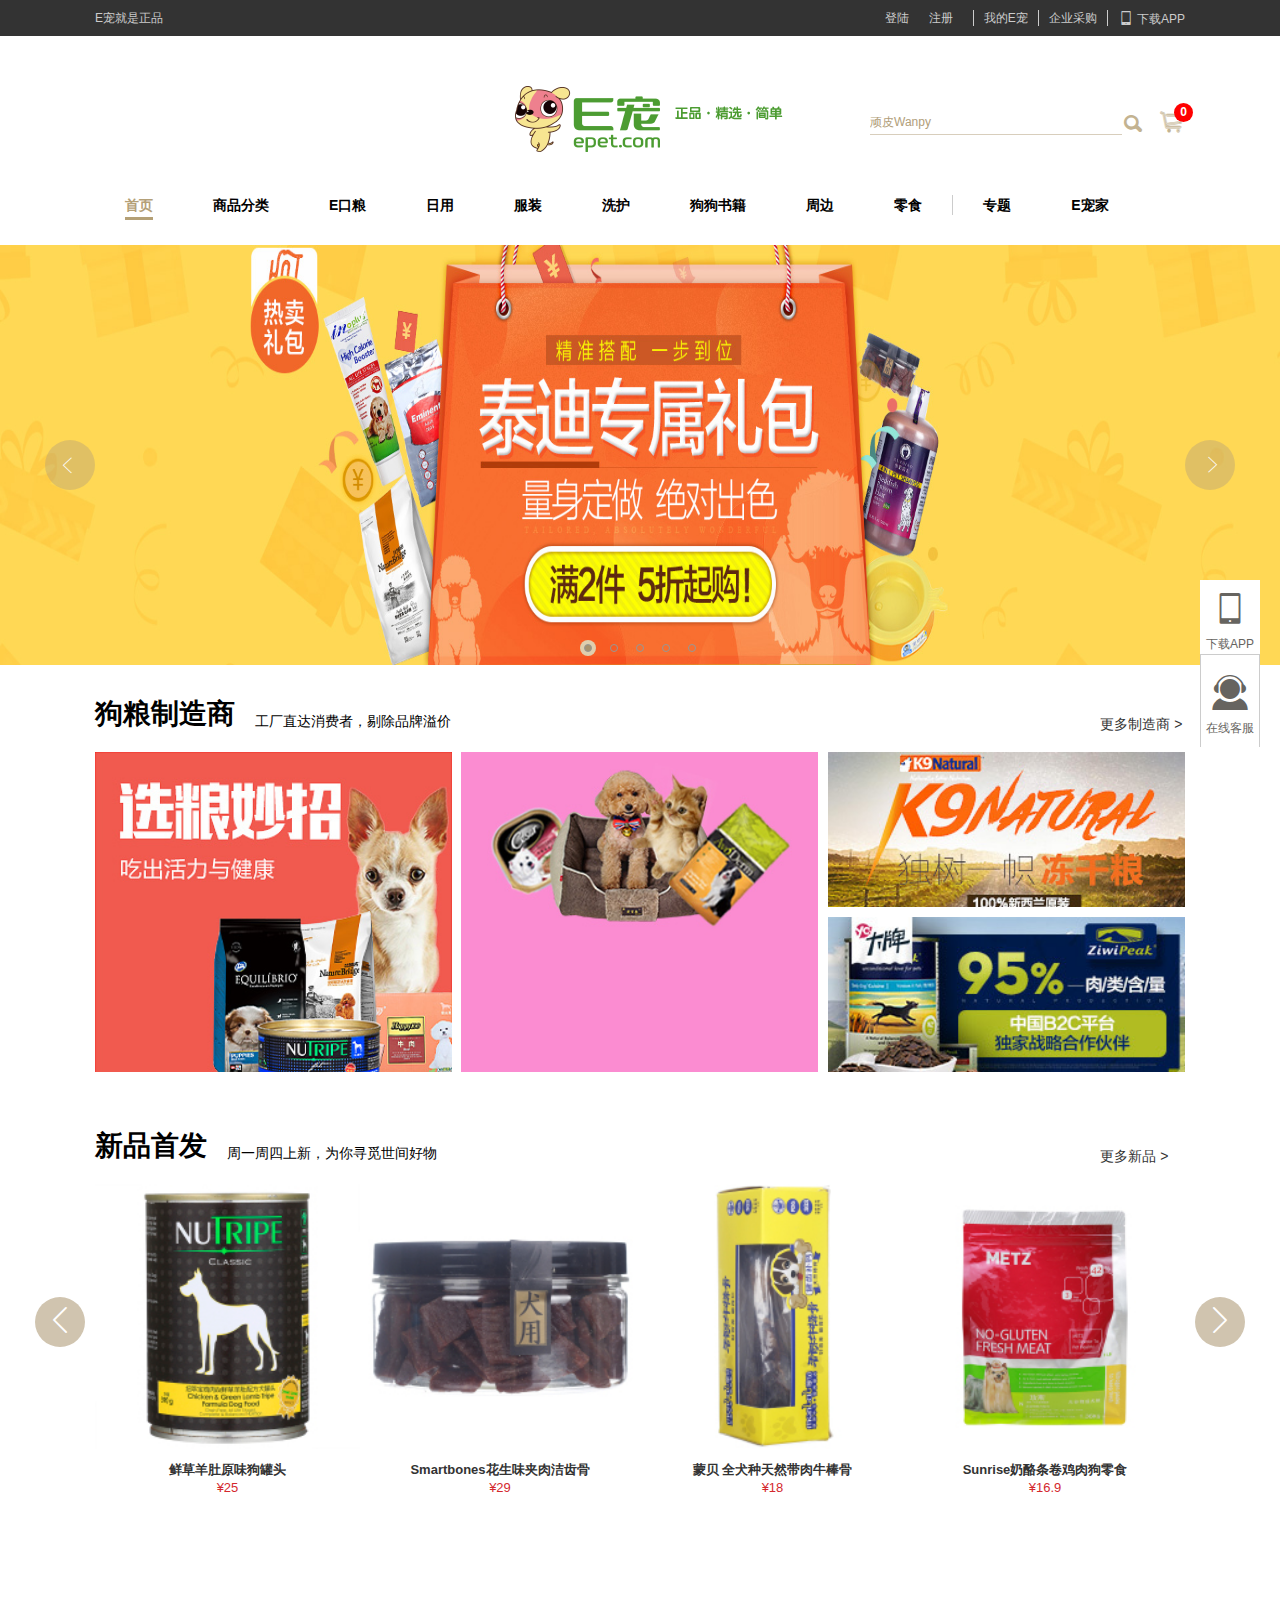
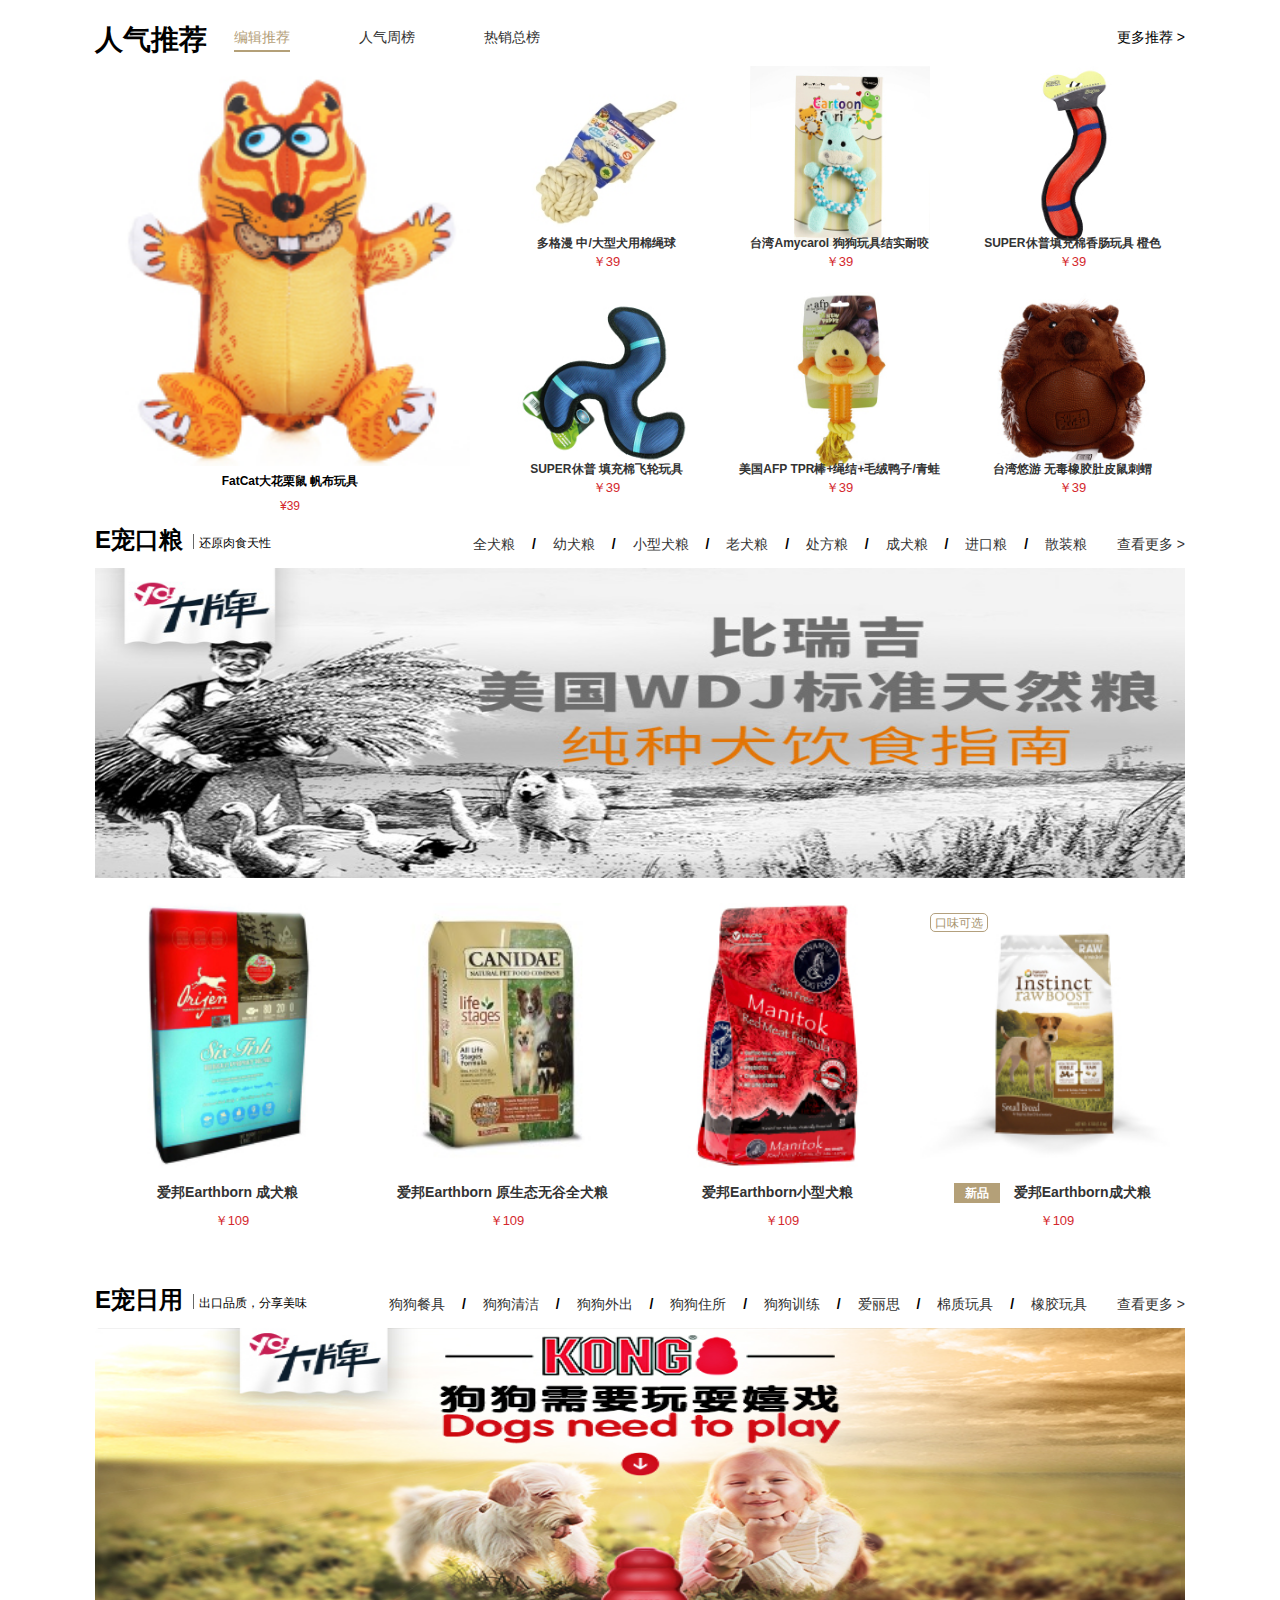
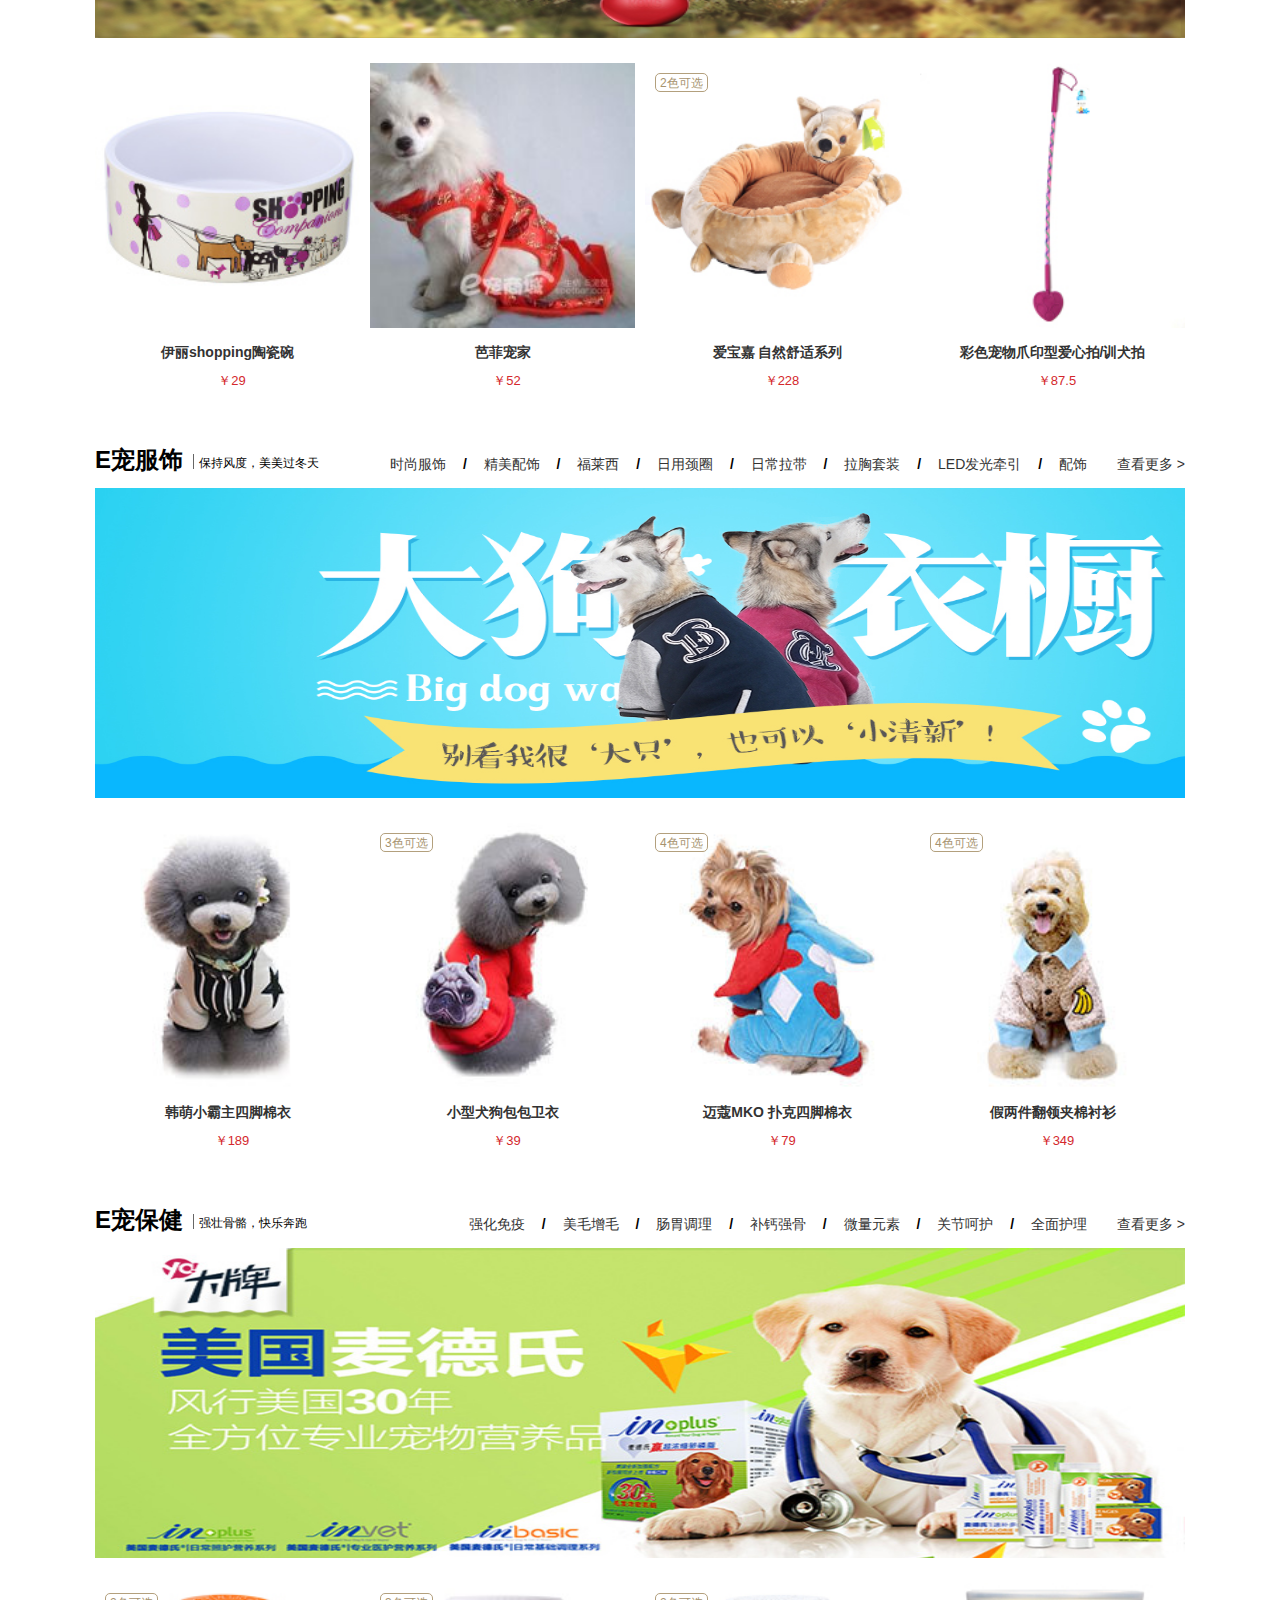
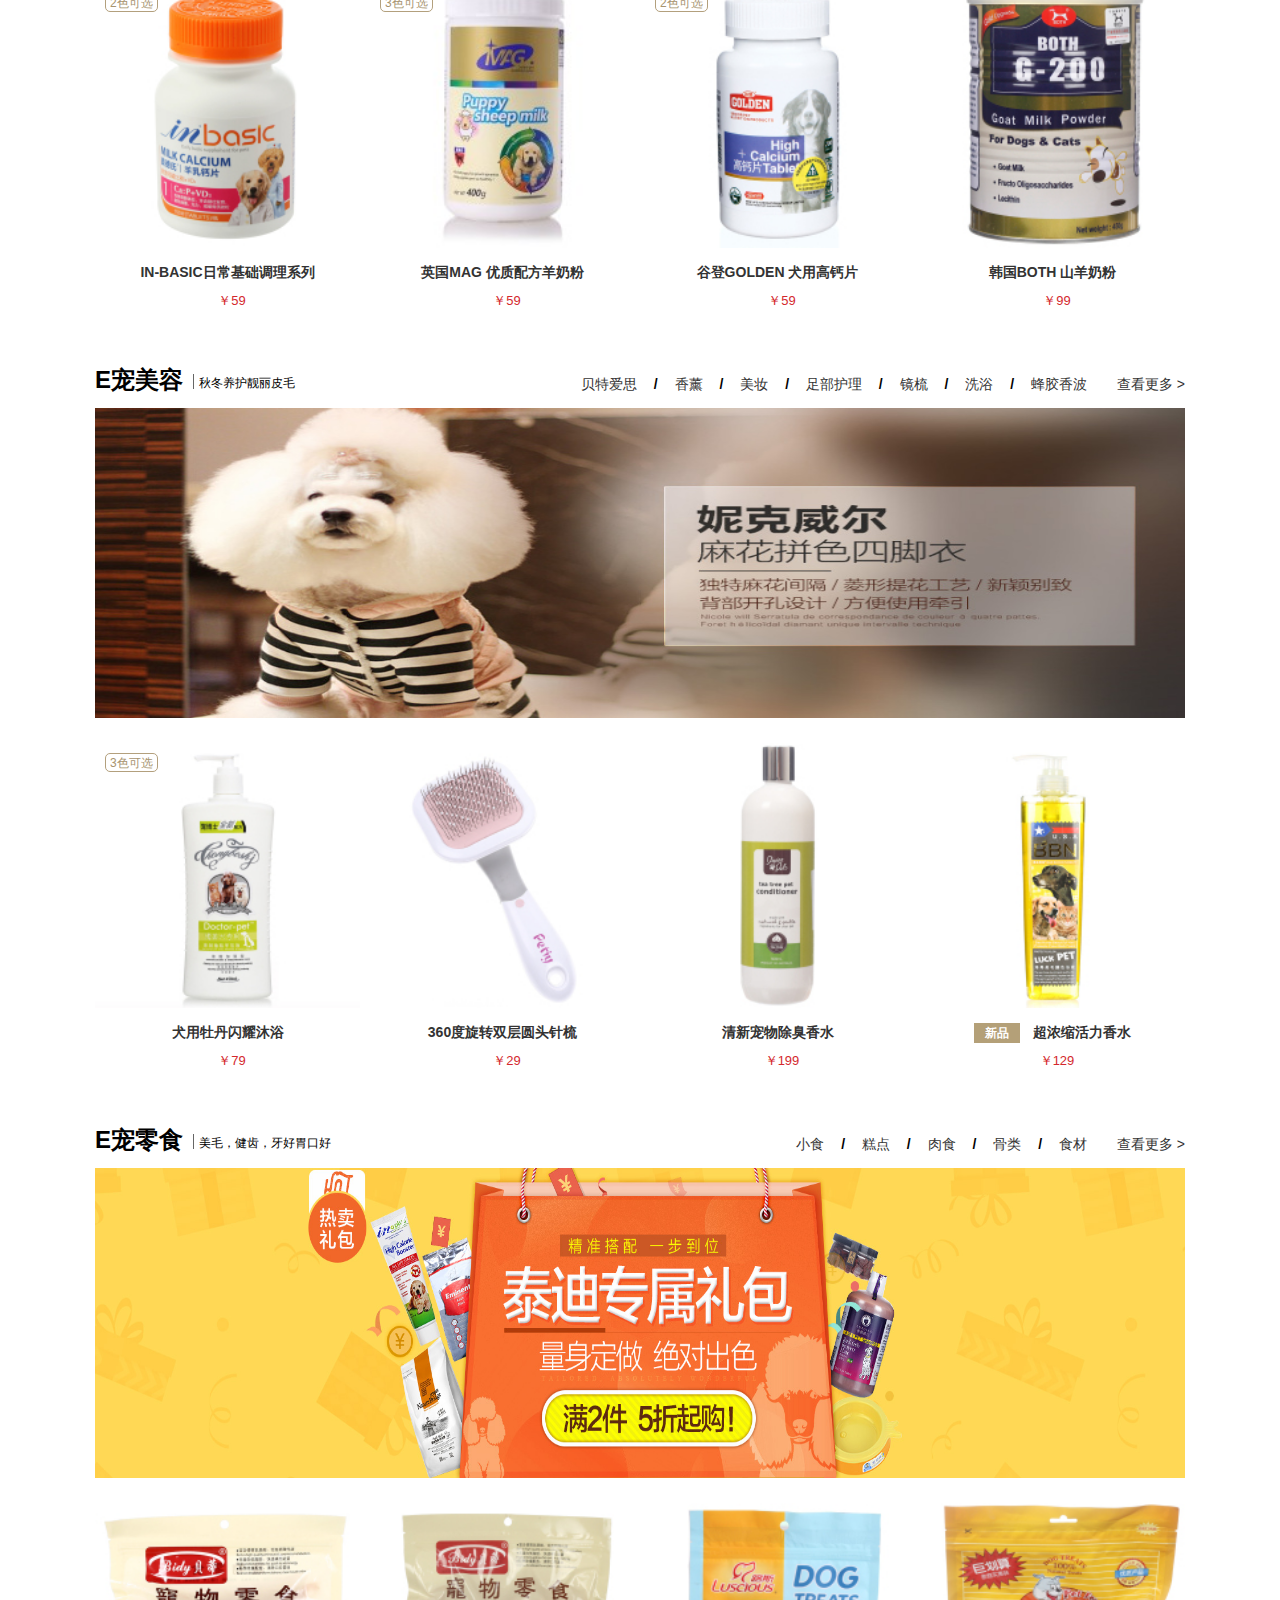
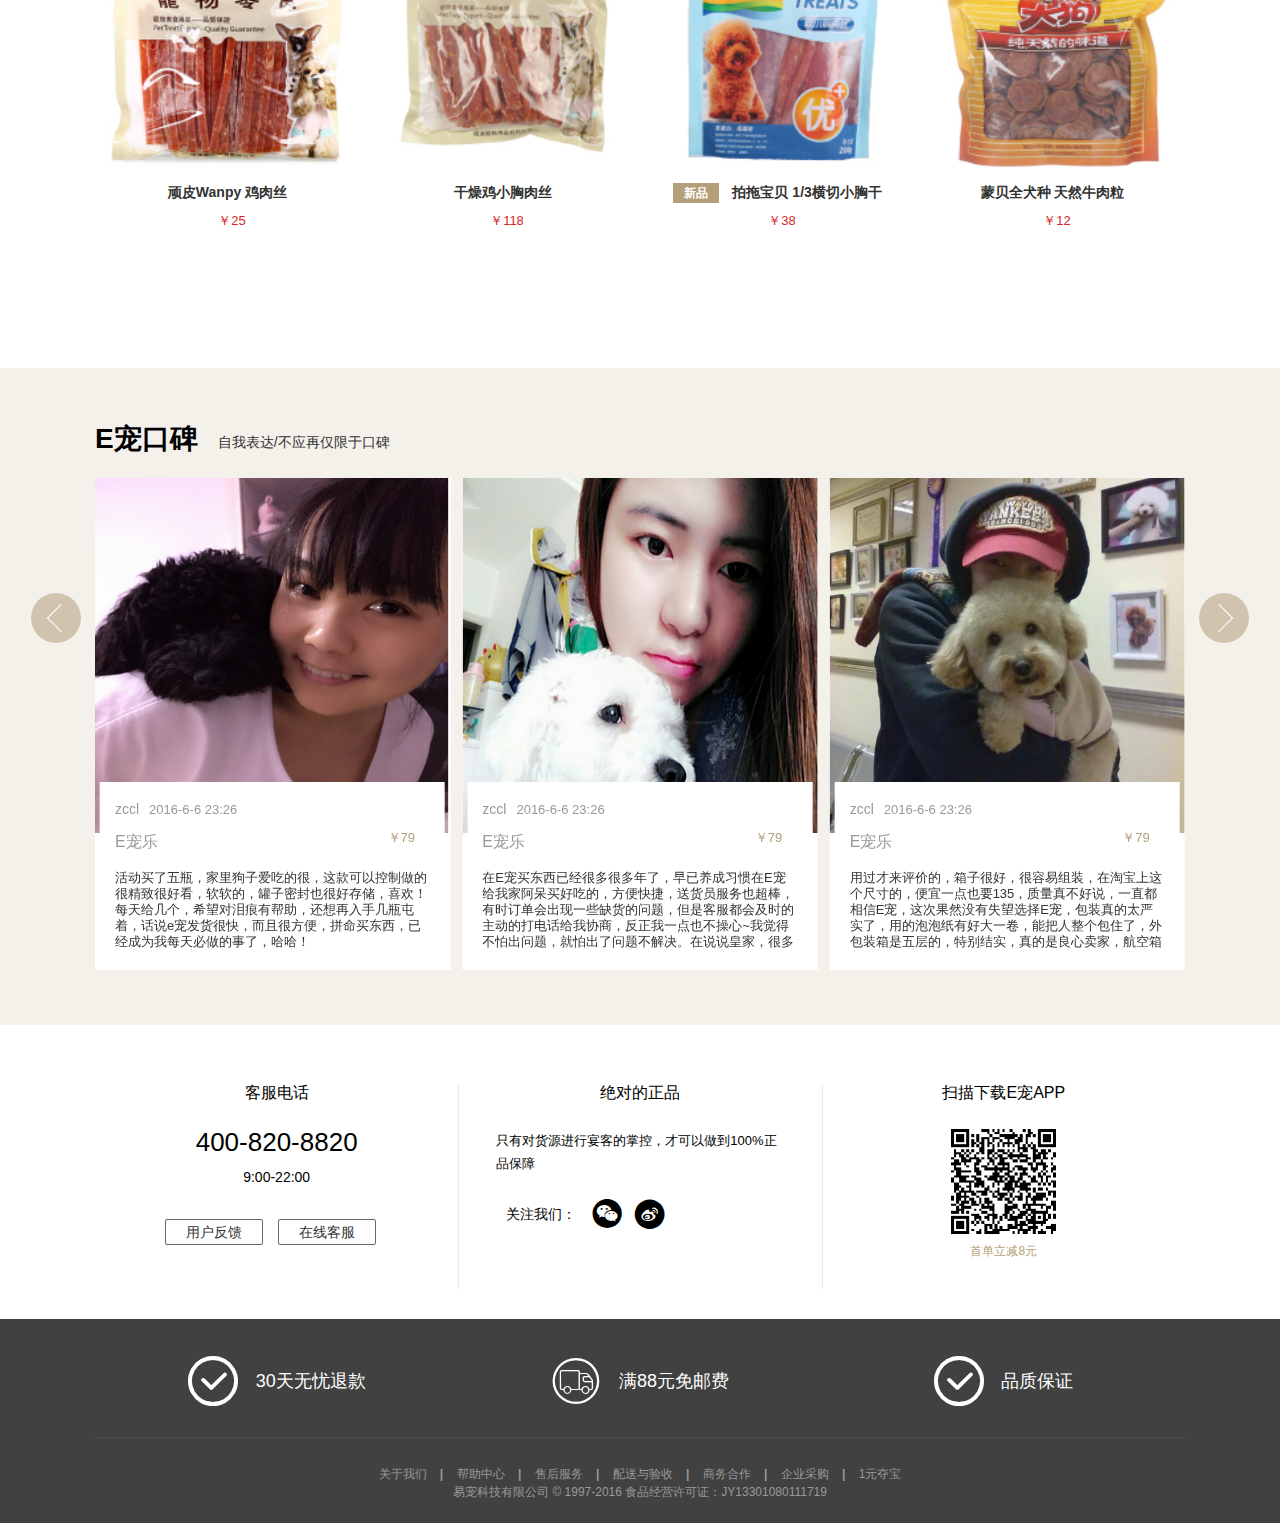
<file: index.html>
<!DOCTYPE html>
<html>

	<head>
		<meta charset="utf-8" />
		<link rel="stylesheet" href="font/iconfont.css" />
		<link rel="stylesheet" href="fonts/iconfont.css"/>
        <link rel="stylesheet" type="text/css" href="css/swiper.css" />
		<link rel="stylesheet" type="text/css" href="css/index.css" />
		<title></title>
	</head>

	<body>
		<header class="header">
			<div class="header-top">
				<div class="container">
					<span class="top-left">E宠就是正品</span>
					<div class="top-right">
						<div class="nav">
							<a href="" class="login">登陆</a>
							<a href="" class="register">注册</a>
							<div class="split"></div>
							<a href="" class="attitude">我的E宠</a>
							<div class="split"></div>
							<a href="" class="attitude">企业采购</a>
							<div class="split"></div>
						</div>
						<div class="download">
							<a href="" class="trigger">
								<i class="iconfont icon-phone"></i>
								<span>下载APP</span>
							</a>
							<div class="qr-code">
								<div class="sm">
									<img src="img/xiazai.png" />
									<span>扫码下载 首单立减8元</span>
								</div>
							</div>
						</div>
					</div>
				</div>
			</div>
			<div class="head">
				<div class="container head-ct">
					<div class="head-top">
						<a href="" class="head-logo"></a>
						<div class="head-inner">
							<input type="text" class="head-input" value="顽皮Wanpy" onfocus="if(value=='顽皮Wanpy'){value=''}" onblur="if(value==''){value='顽皮Wanpy'}" />
							<i class="iconfont icon-query"></i>
							<a href="" class="cart">
								<i class="iconfont icon-gouwuche"></i>
								<span class="cart-num">0</span>
							</a>
						</div>
					</div>

				</div>
				<div class="head-bottom">
					<ul class="head-list">
						<li class=" headBt-logo fixed-block">
							<a href=""></a>
						</li>
						<li class="nav-item">
							<a href="" class="label" style="color: #B4A078 !important; border-bottom: 3px solid #b4a076 !important;">首页</a>
						</li>
						<li class="nav-item">
							<a href="" class="label">商品分类</a>
							<div class="card-list-ct">
								<ul class="card-list">
									<li class="item">
										<a href="" class="nav-subCate">
											<img src="images/0f972761c08a37c8baff88fa9302053d.jpg@!50w-c.jpg" />
											<p class="text">主粮</p>
										</a>
									</li>
									<li class="item">
										<a href="" class="nav-subCate">
											<img src="images/5080e728b49eebdb69352c191e15bc6b.jpg@!50w-c.jpg" />
											<p class="text">零食</p>
										</a>
									</li>
									<li class="item">
										<a href="" class="nav-subCate">
											<img src="images/0ec9fafa7316742948b718e294aade65.jpg@!50w-c.jpg" />
											<p class="text">日用</p>
										</a>
									</li>
									<li class="item">
										<a href="" class="nav-subCate">
											<img src="images/7449b96217879f09596e52c22ed53656.jpg@!50w-c.jpg" />
											<p class="text">玩具</p>
										</a>
									</li>
									<li class="item">
										<a href="" class="nav-subCate">
											<img src="images/ee5615bfdf8e94728e14fca919417262.jpg@!50w-c.jpg" />
											<p class="text">保健</p>
										</a>
									</li>
									<li class="item">
										<a href="" class="nav-subCate">
											<img src="images/6918f14d7c78848da7da0fa57cb55085.jpg@!50w-c.jpg" />
											<p class="text">医疗</p>
										</a>
									</li>
									<li class="item">
										<a href="" class="nav-subCate">
											<img src="images/b6bfa4ad0717d26d2ad40093a21b3806.jpg@!50w-c.jpg" />
											<p class="text">服饰</p>
										</a>
									</li>
									<li class="item">
										<a href="" class="nav-subCate">
											<img src="images/1bba87b72fe176bb1241ab68465f7e25.jpg@!50w-c.jpg" />
											<p class="text">美容</p>
										</a>
									</li>
								</ul>
							</div>
						</li>
						<li class="nav-item">
							<a href="" class="label">E口粮</a>
							<div class="card-list-ct">
								<ul class="card-list">
									<li class="item">
										<a href="" class="nav-subCate">
											<img src="images/9a7eb995107ffdfd1a6b5fa8928cfc02.jpg@!50w-c.jpg" />
											<p class="text">全犬粮</p>
										</a>
									</li>
									<li class="item">
										<a href="" class="nav-subCate">
											<img src="images/34c6ddc2d50136bc330f6f1b82c5f8a3.jpg@!50w-c.jpg" />
											<p class="text">幼犬粮</p>
										</a>
									</li>
									<li class="item">
										<a href="" class="nav-subCate">
											<img src="images/45dc6962de9b325eb7d0be574a54cf16.jpg@!50w-c.jpg" />
											<p class="text">老犬粮</p>
										</a>
									</li>
									<li class="item">
										<a href="" class="nav-subCate">
											<img src="images/bc9387274e73d1ad88688618b7b618d6.jpg@!50w-c.jpg" />
											<p class="text">成犬粮</p>
										</a>
									</li>
									<li class="item">
										<a href="" class="nav-subCate">
											<img src="images/cf136946fff9916c9a8e96432509a254.jpg@!50w-c.jpg" />
											<p class="text">小型犬粮</p>
										</a>
									</li>
									<li class="item">
										<a href="" class="nav-subCate">
											<img src="images/d35af0c7d00d62dc18165cdce3a9b8e1.jpg@!50w-c.jpg" />
											<p class="text">处方粮</p>
										</a>
									</li>
									<li class="item">
										<a href="" class="nav-subCate">
											<img src="images/ce6ec462a2bdeb85e6aabb6500f5dcad.jpg@!60w-c.jpg" />
											<p class="text">进口粮</p>
										</a>
									</li>
									<li class="item">
										<a href="" class="nav-subCate">
											<img src="images/bc9387274e73d1ad88688618b7b618d6.jpg@!50w-c.jpg" />
											<p class="text">散装粮</p>
										</a>
									</li>
								</ul>
							</div>

						</li>
						<li class="nav-item">
							<a href="" class="label">日用</a>
							<div class="card-list-ct">
								<ul class="card-list">
									<li class="item">
										<a href="" class="nav-subCate">
											<img src="images/b686acdc3b8a6e0e635fac80f1311214.jpg@!50w-c.jpg" />
											<p class="text">狗狗餐具</p>
										</a>
									</li>
									<li class="item">
										<a href="" class="nav-subCate">
											<img src="images/c9234febe9800bdc181a37364eb2cc07.jpg@!50w-c.jpg" />
											<p class="text">狗狗清洁</p>
										</a>
									</li>
									<li class="item">
										<a href="" class="nav-subCate">
											<img src="images/643e72faf7dd1659ed632b2f40e59e75.jpg@!50w-c.jpg" />
											<p class="text">狗狗外出</p>
										</a>
									</li>
									<li class="item">
										<a href="" class="nav-subCate">
											<img src="images/10090e5b2f3e7793a81e7cc70d61d317.jpg@!50w-c.jpg" />
											<p class="text">狗狗住所</p>
										</a>
									</li>
									<li class="item">
										<a href="" class="nav-subCate">
											<img src="images/590d323712426cc4383209983d4599eb.jpg@!50w-c.jpg" />
											<p class="text">狗狗训练</p>
										</a>
									</li>
									<li class="item">
										<a href="" class="nav-subCate">
											<img src="images/1078c799ae6f02bf4255fd0919b813e9.jpg@!50w-c.jpg" />
											<p class="text">爱丽丝</p>
										</a>
									</li>
									<li class="item">
										<a href="" class="nav-subCate">
											<img src="images/fcab37ead00d77bcdddf7dabe6c817d7.jpg@!50w-c.jpg" />
											<p class="text">棉质玩具</p>
										</a>
									</li>
									<li class="item">
										<a href="" class="nav-subCate">
											<img src="images/874299e54a8cf1488d6b1bead8f8e9bb.jpg@!50w-c.jpg" />
											<p class="text">橡胶玩具</p>
										</a>
									</li>
								</ul>
							</div>

						</li>
						<li class="nav-item">
							<a href="" class="label">服装</a>
							<div class="card-list-ct">
								<ul class="card-list">
									<li class="item">
										<a href="" class="nav-subCate">
											<img src="images/b6bfa4ad0717d26d2ad40093a21b3806.jpg@!50w-c.jpg" />
											<p class="text">时尚服装</p>
										</a>
									</li>
									<li class="item">
										<a href="" class="nav-subCate">
											<img src="images/1d55d100e176bd571e4b0fd85604a14d.jpg@!50w-c.jpg" />
											<p class="text">精美配饰</p>
										</a>
									</li>
									<li class="item">
										<a href="" class="nav-subCate">
											<img src="images/3cc32faf42f48f93b2534bef920623ee.jpg@!50w-c.jpg" />
											<p class="text">福莱西</p>
										</a>
									</li>
									<li class="item">
										<a href="" class="nav-subCate">
											<img src="images/934bbc53f04789a194bddf4007af984c.jpg@!50w-c.jpg" />
											<p class="text">日用颈圈</p>
										</a>
									</li>
									<li class="item">
										<a href="" class="nav-subCate">
											<img src="images/7b322fbe812723d414b51e703052c7d8.jpg@!50w-c.jpg" />
											<p class="text">日常拉带</p>
										</a>
									</li>
									<li class="item">
										<a href="" class="nav-subCate">
											<img src="images/363a030ee7a5c9a4c46870ba74ef5d96.jpg@!50w-c.jpg" />
											<p class="text">拉颈套装</p>
										</a>
									</li>
									<li class="item">
										<a href="" class="nav-subCate">
											<img src="images/ea817e6228e36533399ea6cbac068ee5.jpg@!50w-c.jpg" />
											<p class="text">拉胸套装</p>
										</a>
									</li>
								</ul>
							</div>
						</li>
						<li class="nav-item">
							<a href="" class="label">洗护</a>
							<div class="card-list-ct">
								<ul class="card-list">
									<li class="item">
										<a href="" class="nav-subCate">
											<img src="images/365564368d9b40cca9833adafb6ed63f.jpg@!50w-c.jpg" />
											<p class="text">洗澡工具</p>
										</a>
									</li>
									<li class="item">
										<a href="" class="nav-subCate">
											<img src="images/9e337e765abe013fd2b4742076dfbac8.jpg@!50w-c.jpg" />
											<p class="text">疏剪工具</p>
										</a>
									</li>
									<li class="item">
										<a href="" class="nav-subCate">
											<img src="images/1e78dcc3b144aa0e5fdfc9fcea1b1be3.jpg@!50w-c.jpg" />
											<p class="text">护理工具</p>
										</a>
									</li>
									<li class="item">
										<a href="" class="nav-subCate">
											<img src="images/e1b0d47ed59204385e33be0bf078513e.jpg@!50w-c.jpg" />
											<p class="text">美容配套</p>
										</a>
									</li>
									<li class="item">
										<a href="" class="nav-subCate">
											<img src="images/ec484631ffe713596eebce2797a8b21f.jpg@!50w-c.jpg" />
											<p class="text">专用配方</p>
										</a>
									</li>
									<li class="item">
										<a href="" class="nav-subCate">
											<img src="images/d73ab91ef84809461227c6d0075f1caa.jpg@!50w-c.jpg" />
											<p class="text">日常香波</p>
										</a>
									</li>
									<li class="item">
										<a href="" class="nav-subCate">
											<img src="images/6cb33626595c6c460947056725e992a3.jpg@!50w-c.jpg" />
											<p class="text">皮肤护理</p>
										</a>
									</li>
								</ul>
							</div>
						</li>
						<li class="nav-item">
							<a href="" class="label">狗狗书籍</a>
							<div class="card-list-ct">
								<ul class="card-list">
									<li class="item">
										<a href="" class="nav-subCate">
											<img src="images/5f4dfeebd726faa2618d9e28d12eb446.jpg@!60w-c.jpg" />
											<p class="text">它时代</p>
										</a>
									</li>
									<li class="item">
										<a href="" class="nav-subCate">
											<img src="images/34c6ddc2d50136bc330f6f1b82c5f8a3.jpg@!50w-c.jpg" />
											<p class="text">宠物世界</p>
										</a>
									</li>
									<li class="item">
										<a href="" class="nav-subCate">
											<img src="images/63caaea9639a6b023a0139d6e4fe83f5.jpg@!50w-c.jpg" />
											<p class="text">狗狗书籍</p>
										</a>
									</li>
									<li class="item">
										<a href="" class="nav-subCate">
											<img src="images/d3fbeb7c267644e37afc7830fa81b3d5.jpg@!60w-c.jpg" />
											<p class="text">宠物之家</p>
										</a>
									</li>
									<li class="item">
										<a href="" class="nav-subCate">
											<img src="images/d3ee486ff5ce237a819a1feb714649b0.jpg@!60w-c.jpg" />
											<p class="text">乐都宠物圈</p>
										</a>
									</li>
									<li class="item">
										<a href="" class="nav-subCate">
											<img src="images/29f1b152f3c1dff35ff7b9a81b96753f.jpg@!60w-c.jpg" />
											<p class="text">三兔一</p>
										</a>
									</li>
								</ul>
							</div>
						</li>
						<li class="nav-item">
							<a href="" class="label">周边</a>
							<div class="card-list-ct">
								<ul class="card-list">
									<li class="item">
										<a href="" class="nav-subCate">
											<img src="images/0a5cab2d445f45a59e2ad7d007c68dff.jpg@!50w-c.jpg" />
											<p class="text">狗狗类车站</p>
										</a>
									</li>
									<li class="item">
										<a href="" class="nav-subCate">
											<img src="images/c6a56f40c0f3a28fadf814a7bb3d1a61.jpg@!50w-c.jpg" />
											<p class="text">狗狗类生活品</p>
										</a>
									</li>
									<li class="item">
										<a href="" class="nav-subCate">
											<img src="images/657bf470adb1e842949a7ace4e65c8bc.jpg@!50w-c.jpg" />
											<p class="text">工艺义卖商品</p>
										</a>
									</li>
									<li class="item">
										<a href="" class="nav-subCate">
											<img src="images/9a2a8e0342aedb32bafda4e6cce46604.jpg@!60w-c.jpg" />
											<p class="text">品面雕宠物牌</p>
										</a>
									</li>
									<li class="item">
										<a href="" class="nav-subCate">
											<img src="images/e7bdd7c6d2b3bdc4ec15a3cad4908ea8.jpg@!50w-c.jpg" />
											<p class="text">立体雕宠物牌</p>
										</a>
									</li>
								</ul>
							</div>
						</li>
						<li class="nav-item">
							<a href="" class="label">零食</a>
							<div class="card-list-ct">
								<ul class="card-list">
									<li class="item">
										<a href="" class="nav-subCate">
											<img src="images/d35af0c7d00d62dc18165cdce3a9b8e1.jpg@!50w-c.jpg" />
											<p class="text">小食</p>
										</a>
									</li>
									<li class="item">
										<a href="" class="nav-subCate">
											<img src="images/d5c213221ea9b1f6d7ffeb2deb746f87.jpg@!60w-c.jpg" />
											<p class="text">鸡脯</p>
										</a>
									</li>
									<li class="item">
										<a href="" class="nav-subCate">
											<img src="images/f6c39185cb72a306122dd403c94c3a10.jpg@!50w-c.jpg" />
											<p class="text">真骨</p>
										</a>
									</li>
									<li class="item">
										<a href="" class="nav-subCate">
											<img src="images/39ecb6b0c76ef1b554de9bd9c4e3348f.jpg@!60w-c.jpg" />
											<p class="text">肉肠</p>
										</a>
									</li>
									<li class="item">
										<a href="" class="nav-subCate">
											<img src="images/7e3f14b6ab77200288d104a0c0f09fcf.jpg@!60w-c.jpg" />
											<p class="text">罐头</p>
										</a>
									</li>
								</ul>
							</div>
						</li>
						<li class="split fixed-none"></li>
						<li class="nav-item fixed-none">
							<a href="" class="label">专题</a>
						</li>
						<li class="nav-item fixed-none">
							<a href="" class="label">E宠家</a>
						</li>
						<li class="headBt-login fixed-block">
							<a href="">登陆</a>
							<a href="">注册</a>
							<a href="" class="cart">
								<i class="iconfont icon-gouwuche"></i>
								<span class="cart-num">0</span>
							</a>
						</li>
					</ul>

				</div>

			</div>

		</header>
		<section class="banner">
			<div class="banner-ct" id="banner-ct">
				<div class="banner-img">
					<div class="img">
						<img src="img/12e8197089a39a8dad779a96085be29e.jpg" />
					</div>
					<div class="img">
						<img src="img/bbd853fc73e237a7bbbcd4fdff4322f2.jpg" />
					</div>
					<div class="img">
						<img src="img/edf100a659403247c99f5bba9b1a76e7.jpg" />
					</div>
					<div class="img">
						<img src="img/ee00696d02504b63f9d65ccfa135c435.jpg" />
					</div>
					<div class="img">
						<img src="img/c8ad45281e585a337aa3db5f327a57fd.jpg@!water" />
					</div>
				</div>
				<div class="pag-ct container">
					<p class="arrow-left">
						<i class="iconfont icon-jiantou"></i>
					</p>
					<p class="arrow-right">
						<i class="iconfont  icon-jiantou"></i>
					</p>
					<ul class="pagination">
						<li class="item">
							<span></span>
						</li>
						<li class="item">
							<span></span>
						</li>
						<li class="item">
							<span></span>
						</li>
						<li class="item">
							<span></span>
						</li>
						<li class="item">
							<span></span>
						</li>
					</ul>
				</div>
			</div>
		</section>

		<section class="m-manufacturer" id="m-manufacturer">
			<div class="w m-cate">
				<div class="w hd clearfix">
					<div class="left clearfix">
						<h3 class="name">狗粮制造商</h3>
						<small class="frontName">工厂直达消费者，剔除品牌溢价</small>
					</div>
					<div class="w right">
						<a href="javascript:;">
							更多制造商 >
						</a>
					</div>
				</div>
				<div class="w bd clearfix">
					<div class="manufacturerList">
						<a class="manufacturer first large " href="javascript:;">
							<div class="mask"></div>
							<div class="name">
								爱邦制造商
							</div>
							<div class="price">
								14.9元起
							</div>
							<img src="img/8e9a0de3f74b8186a1266e54bc5aec65.jpg@!water" alt="">
						</a>
						<a class="manufacturer large middle " href="javascript:;">
							<div class="mask"></div>
							<div class="name">
								AATUI制造商
							</div>
							<div class="price">
								49元起
							</div>
							<img src="img/ad-img1.jpg" alt="">
						</a>
						<a class="manufacturer small " href="javascript:;">
							<div class="mask"></div>
							<div class="name">
								AATUI制造商
							</div>
							<div class="price">
								59元起
							</div>
							<img src="img/b40bd2e716b065d532d6d8e2138e8a2b.jpg@!water" alt="">
						</a>
						<a class="manufacturer small last" href="javascript:;">
							<div class="mask"></div>
							<div class="name">
								巴西淘淘力派
							</div>
							<div class="price">
								29元起
							</div>
							<img src="img/40f13a2f08da6e4607e73b2594892012.jpg@!water" alt="">
						</a>
					</div>
				</div>
			</div>
		</section>
		<!--新品首发-->
		<section id="xinpin">
			<div class="m-newItem j-newItem clearfix">
				<div class="w hd clearfix">
					<div class="left clearfix">
						<h3 class="name">新品首发</h3>
						<small class="frontName">周一周四上新，为你寻觅世间好物</small>
					</div>
					<div class="w right">
						<a href="javascript:;">
							更多新品 >
						</a>
					</div>
				</div>
				<div class="w bd">
					<div class="slick-prev slick-arrow">
						<i class="iconfont icon-chevron-copy"></i>
					</div>
					<div class="slick-next slick-arrow">
						<i class="iconfont icon-chevron-copy-copy-copy-copy-copy-copy"></i>
					</div>
					<div class="bd-box">
						<ul class="itemList clearfix">
							<li>
								<div class="m-product j-product">
									<div class="hd">
										<a href="javascript:;">
											<img class="img j-img1" src="img/0eaf1f3cdf5e64b9c7edefdd317462ee.jpg@!200w-c" alt="">
											<img class="img j-img2" src="img/b9ea564a09f84baa58451d4435d70e2e.jpg@!200w-c" alt="">
										</a>
									</div>
									<div class="bd">
										<h4 class="name">
                                        <a href="javascript:;">
                                            鲜草羊肚原味狗罐头
                                        </a>
                                    </h4>
										<p class="price">¥25</p>
									</div>
								</div>
							</li>
							<li>
								<div class="m-product j-product">
									<div class="hd">
										<a href="javascript:;">
											<img class="img j-img1" src="img/bf4a6830f99b9351e5f1651c9c2baa84.jpg@!200w-c" alt="">
											<img class="img j-img2" src="img/8dc3dcac912c4022dfd15d32badde184.jpg@!200w-c" alt="">
										</a>
									</div>
									<div class="bd">
										<h4 class="name">
                                        <a href="javascript:;">
                                           Smartbones花生味夹肉洁齿骨
                                        </a>
                                    </h4>
										<p class="price">¥29</p>
									</div>
								</div>
							</li>
							<li>
								<div class="m-product j-product">
									<div class="hd">
										<a href="javascript:;">
											<img class="img j-img1" src="img/2aaaecc0f83e92bae25b52ea41991dd1.jpg@!200w-c" alt="">
											<img class="img j-img2" src="img/1a4ffedf83e9cb932468f0dd6afafb83.jpg@!200w-c" alt="">
										</a>
									</div>
									<div class="bd">
										<h4 class="name">
                                        <a href="javascript:;">
                                           蒙贝 全犬种天然带肉牛棒骨
                                        </a>
                                    </h4>
										<p class="price">¥18</p>
									</div>
								</div>
							</li>
							<li>
								<div class="m-product j-product">
									<div class="hd">
										<a href="javascript:;">
											<img class="img j-img1" src="img/8a143773496de6f3afd02634e83ed71f.jpg@!200w-c" alt="">
											<img class="img j-img2" src="img/2fdd863cdb75beeb63fe1feb537da558.jpg@!200w-c" alt="">
										</a>
									</div>
									<div class="bd">
										<h4 class="name">
                                        <a href="javascript:;">
                                           Sunrise奶酪条卷鸡肉狗零食
                                        </a>
                                    </h4>
										<p class="price">¥16.9</p>
									</div>
								</div>
							</li>
							<li>
								<div class="m-product j-product">
									<div class="hd">
										<a href="javascript:;">
											<img class="img j-img1" src="img/1cd5c169e449b078790d2ca03fb0e284.jpg@!200w-c" alt="">
											<img class="img j-img2" src="img/ed2eb7d33bc828bcd1f1727cf9558d0b.jpg@!200w-c" alt="">
										</a>
									</div>
									<div class="bd">
										<h4 class="name">
                                        <a href="javascript:;">
                                          淘淘力派均衡系列
                                        </a>
                                    </h4>
										<p class="price">¥189</p>
									</div>
								</div>
							</li>
							<li>
								<div class="m-product j-product">
									<div class="hd">
										<a href="javascript:;">
											<img class="img j-img1" src="img/e397faf848fb21e7275d3f185b331339.jpg@!200w-c" alt="">
											<img class="img j-img2" src="img/3831cd03378dde54156a6948089b24e5.jpg@!200w-c" alt="">
										</a>
									</div>
									<div class="bd">
										<h4 class="name">
                                        <a href="javascript:;">
                                          奥运宝Oven-Baked 新西兰羊肉配方
                                        </a>
                                    </h4>
										<p class="price">¥199</p>
									</div>
								</div>
							</li>
							<li>
								<div class="m-product j-product">
									<div class="hd">
										<a href="javascript:;">
											<img class="img j-img1" src="img/0e88dd04079ad01403429ed42e25984a.jpg@!200w-c" alt="">
											<img class="img j-img2" src="img/3fb1ad25220632c6af9b993d2f3e4f34.png@!200w-c" alt="">
										</a>
									</div>
									<div class="bd">
										<h4 class="name">
                                        <a href="javascript:;">
                                            海洋之星 深海鱼成犬粮
                                        </a>
                                    </h4>
										<p class="price">¥79</p>
									</div>
								</div>
							</li>
							<li>
								<div class="m-product j-product">
									<div class="hd">
										<a href="javascript:;">
											<img class="img j-img1" src="img/0fe302eb4749ddb18b8e08bb98ef7499.jpg@!200w-c" alt="">
											<img class="img j-img2" src="img/cc10ddbdf958756754bce6af672541e7.jpg@!200w-c" alt="">
										</a>
									</div>
									<div class="bd">
										<h4 class="name">
                                        <a href="javascript:;">
                                          佩玛思特 金枪鱼燕麦系列
                                        </a>
                                    </h4>
										<p class="price">¥35</p>
									</div>
								</div>
							</li>
							<li>
								<div class="m-product j-product">
									<div class="hd">
										<a href="javascript:;">
											<img class="img j-img1" src="img/4f6d6582efe7f366a13547a047ea7ac9.jpg@!200w-c" alt="">
											<img class="img j-img2" src="img/2655ce783bdbfc690ae5557955494c1f.jpg@!200w-c" alt="">
										</a>
									</div>
									<div class="bd">
										<h4 class="name">
                                        <a href="javascript:;">
                                            味优 天然360系列
                                        </a>
                                    </h4>
										<p class="price">¥129</p>
									</div>
								</div>
							</li>
							<li>
								<div class="m-product j-product">
									<div class="hd">
										<a href="javascript:;">
											<img class="img j-img1" src="img/a0202a1c0ba34f7394d02ba4efaf9a7a.jpg@!200w-c" alt="">
											<img class="img j-img2" src="img/a716efc8ac8cb3582a82271174f94576.jpg@!200w-c" alt="">
										</a>
									</div>
									<div class="bd">
										<h4 class="name">
                                        <a href="javascript:;">
                                           克劳德医生 犬用肝脏处方粮
                                        </a>
                                    </h4>
										<p class="price">¥149&nbsp;|&nbsp;<span>GHD制造商</span></p>
									</div>
								</div>
							</li>
							<li>
								<div class="m-product j-product">
									<div class="hd">
										<a href="javascript:;">
											<img class="img j-img1" src="img/9aad56c96da05d6c3e08e93802fa695c.jpg@!200w-c" alt="">
											<img class="img j-img2" src="img/3d2660a13f76028583864a424b9ee503.jpg@!200w-c" alt="">
										</a>
									</div>
									<div class="bd">
										<h4 class="name">
                                        <a href="javascript:;">
                                          牛肉+螺旋藻+蛋奶 幼犬粮
                                        </a>
                                    </h4>
										<p class="price">¥129&nbsp;|&nbsp;<span>GHD制造商</span></p>
									</div>
								</div>
							</li>
							<li>
								<div class="m-product j-product">
									<div class="hd">
										<a href="javascript:;">
											<img class="img j-img1" src="img/c9301cf60c5b0dc64ef2117ad34fcbd4.jpg@!200w-c" alt="">
											<img class="img j-img2" src="img/a045a40743cde14ad1be83d3a948c51b.jpg@!200w-c" alt="">
										</a>
									</div>
									<div class="bd">
										<h4 class="name">
                                        <a href="javascript:;">
                                            冠能中型犬 成犬全价犬粮
                                        </a>
                                    </h4>
										<p class="price">¥109&nbsp;|&nbsp;<span>Gucci制造商</span></p>
									</div>
								</div>
							</li>
							<li>
								<div class="m-product j-product">
									<div class="hd">
										<a href="javascript:;">
											<img class="img j-img1" src="img/969ca63bd6e2b947774aa72669af4bd6.jpg@!200w-c" alt="">
											<img class="img j-img2" src="img/b7578926e1f2246091fa1e1f6309560f.jpg@!200w-c" alt="">
										</a>
									</div>
									<div class="bd">
										<h4 class="name">
                                        <a href="javascript:;">
                                          天然活力繁育配方
                                        </a>
                                    </h4>
										<p class="price">¥129&nbsp;|&nbsp;<span>Gucci制造商</span></p>
									</div>
								</div>
							</li>
							<li>
								<div class="m-product j-product">
									<div class="hd">
										<a href="javascript:;">
											<img class="img j-img1" src="img/6cdfd29dcb91e67c233c9933606d630b.jpg@!200w-c" alt="">
											<img class="img j-img2" src="img/94009bca682919c954c46ead087190c7.jpg@!200w-c" alt="">
										</a>
									</div>
									<div class="bd">
										<h4 class="name">
                                        <a href="javascript:;">
                                           冠能小型犬幼犬全价犬粮
                                        </a>
                                    </h4>
										<p class="price">¥68</p>
									</div>
								</div>
							</li>
							<li>
								<div class="m-product j-product">
									<div class="hd">
										<a href="javascript:;">
											<img class="img j-img1" src="img/a02ddb2116ff6d81735197c295a9d393.jpg@!200w-c" alt="">
											<img class="img j-img2" src="img/e0b15e5c834adfa123a7f40e26b7a287.jpg@!200w-c" alt="">
										</a>
									</div>
									<div class="bd">
										<h4 class="name">
                                        <a href="javascript:;">
                                            皇家royal canin MAJ30幼犬专用
                                        </a>
                                    </h4>
										<p class="price">¥58</p>
									</div>
								</div>
							</li>
							<li>
								<div class="m-product j-product">
									<div class="hd">
										<a href="javascript:;">
											<img class="img j-img1" src="img/945b1feec279fd6471c46b37ef74eb53.jpg@!200w-c" alt="">
											<img class="img j-img2" src="img/86938836141263e6048fd31d7fddee5b.jpg@!200w-c" alt="">
										</a>
									</div>
									<div class="bd">
										<h4 class="name">
                                        <a href="javascript:;">
                                            珍宝SANPO深海鱼油配方幼犬粮
                                        </a>
                                    </h4>
										<p class="price">¥58</p>
									</div>
								</div>
							</li>
						</ul>
					</div>

				</div>
			</div>
		</section>
		<!--人气推荐-->
		<section id="indexPopularItem clearfix">
			<div class="w">
				<div class="hd j-indexPopularItem clearfix">
					<div class="left">
						<h3 class="name">
                        人气推荐
                    </h3>
					</div>
					<div class="tabList" id="tabList">
						<ul class="clearfix ">
							<li>
								<a class="item tab-sel" href="javascript:;">
									编辑推荐
								</a>
							</li>
							<li>
								<a class="item" href="javascript:;">
									人气周榜
								</a>
							</li>
							<li>
								<a class="item" href="javascript:;">
									热销总榜
								</a>
							</li>
						</ul>
					</div>
					<div class="right">
						<a href="javascript:;">
							更多推荐 >
						</a>
					</div>
				</div>
				<div class="bd m-product clearfix" id="m-product">
					<!---->
					<div class="product-box product-show clearfix">
						<div class="j-showContainer clearfix">
							<a href="javascript:;">
								<img src="img/2370131a1d768a3e49d6734f6e41c481.jpg@!200w-c" alt="">
							</a>
							<div class="showContainer">
								<h4 class="name">
                                FatCat大花栗鼠 帆布玩具
                            </h4>
								<p class="price">¥39</p>
							</div>
						</div>
						<div class="s-product">
							<ul class="clearfix">
								<li>
									<a href="javascript:;">
										<img src="img/52c9062913aa8967f169406ff04e65ed.jpg@!200w-c" alt="">
									</a>
									<div class="bd">
										<h4 class="name">
                                        <a href="javascript:;">
                                          多格漫 中/大型犬用棉绳球
                                        </a>
                                    </h4>
										<p class="price">
											￥39
										</p>
									</div>
								</li>
								<li>
									<a href="javascript:;">
										<img src="img/254df95085e5bf76bf9cceac9359ffae.jpg@!200w-c" alt="">
									</a>
									<div class="bd">
										<h4 class="name">
                                        <a href="javascript:;">
                                          台湾Amycarol 狗狗玩具结实耐咬
                                        </a>
                                    </h4>
										<p class="price">
											￥39
										</p>
									</div>
								</li>
								<li>
									<a href="javascript:;">
										<img src="img/2d2317eeb206956460dd3ce2339baec9.jpg@!200w-c" alt="">
									</a>
									<div class="bd">
										<h4 class="name">
                                        <a href="javascript:;">
                                          SUPER休普填充棉香肠玩具 橙色
                                        </a>
                                    </h4>
										<p class="price">
											￥39
										</p>
									</div>
								</li>
								<li>
									<a href="javascript:;">
										<img src="img/fb03446fffeb50fd27c993ae627c6bf0.jpg@!200w-c" alt="">
									</a>
									<div class="bd">
										<h4 class="name">
                                        <a href="javascript:;">
                                            SUPER休普 填充棉飞轮玩具
                                        </a>
                                    </h4>
										<p class="price">
											￥39
										</p>
									</div>
								</li>
								<li>
									<a href="javascript:;">
										<img src="img/7156f7ead423be4cd8866f9456a3031b.jpg@!200w-c" alt="">
									</a>
									<div class="bd">
										<h4 class="name">
                                        <a href="javascript:;">
                                            美国AFP TPR棒+绳结+毛绒鸭子/青蛙
                                        </a>
                                    </h4>
										<p class="price">
											￥39
										</p>
									</div>
								</li>
								<li>
									<a href="javascript:;">
										<img src="img/b491364548e8089edc674c1309514e4f.jpg@!200w-c" alt="">
									</a>
									<div class="bd">
										<h4 class="name">
                                        <a href="javascript:;">
                                              台湾悠游 无毒橡胶肚皮鼠刺蝟
                                        </a>
                                    </h4>
										<p class="price">
											￥39
										</p>
									</div>
								</li>
							</ul>
						</div>
					</div>
					<!---->
					<div class="product-box clearfix">
						<div class="j-showContainer clearfix">
							<a href="javascript:;">
								<img src="img/45a3549969da73f70f1453ecd11f48ec.jpg@!200w-c" alt="">
							</a>
							<div class="showContainer">
								<h4 class="name">

                            </h4>
								<p class="price">¥69</p>
							</div>
						</div>
						<div class="s-product">
							<ul class="clearfix">
								<li>
									<a href="javascript:;">
										<img src="img/9975e1a40e01beb456a98ac13136f071.jpg@!200w-c" alt="">
									</a>
									<div class="bd">
										<h4 class="name">
                                        <a href="javascript:;">
                                          怪物之眼多功能漏食玩具
                                        </a>
                                    </h4>
										<p class="price">
											￥39
										</p>
									</div>
								</li>
								<li>
									<a href="javascript:;">
										<img src="img/e7a25d0dc1f6135bcd6b30df7bd572ea.jpg@!200w-c" alt="">
									</a>
									<div class="bd">
										<h4 class="name">
                                        <a href="javascript:;">
                                           易拉罐漏食狗玩具
                                        </a>
                                    </h4>
										<p class="price">
											￥39
										</p>
									</div>
								</li>
								<li>
									<a href="javascript:;">
										<img src="img/fc357645987c76fbf1dc84dd25e4cc5c.jpg@!200w-c" alt="">
									</a>
									<div class="bd">
										<h4 class="name">
                                        <a href="javascript:;">
                                           ILike可食用丝瓜络玩具
                                        </a>
                                    </h4>
										<p class="price">
											￥39
										</p>
									</div>
								</li>
								<li>
									<a href="javascript:;">
										<img src="img/973f6c1ee156d3912ce2e1773ef2a8fb.jpg@!200w-c" alt="">
									</a>
									<div class="bd">
										<h4 class="name">
                                        <a href="javascript:;">
                                            酷极Kyjen 益智漏食玩具水晶漏食球
                                        </a>
                                    </h4>
										<p class="price">
											￥349
										</p>
									</div>
								</li>
								<li>
									<a href="javascript:;">
										<img src="img/046d000bc72b599e366fedd8093ecb79.jpg@!200w-c" alt="">
									</a>
									<div class="bd">
										<h4 class="name">
                                        <a href="javascript:;">
                                           ILike可食用丝瓜络玩具
                                        </a>
                                    </h4>
										<p class="price">
											￥199
										</p>
									</div>
								</li>
								<li>
									<a href="javascript:;">
										<img src="img/046d000bc72b599e366fedd8093ecb79.jpg@!200w-c"alt="">
									</a>
									<div class="bd">
										<h4 class="name">
                                        <a href="javascript:;">
                                           梵米派Famipet 8寸漂流瓶
                                        </a>
                                    </h4>
										<p class="price">
											￥1999
										</p>
									</div>
								</li>
							</ul>
						</div>
					</div>
					<!---->
					<div class="product-box clearfix">
						<div class="j-showContainer clearfix">
							<a href="javascript:;">
								<img src="img/245190fef9a00aca0c4272760f2cc3d0.jpg@!200w-c" alt="">
							</a>
							<div class="showContainer">
								<h4 class="name">
                               	ILike可食用丝瓜络玩具 可爱鲸鱼
                            </h4>
								<p class="price">¥19.9</p>
							</div>
						</div>
						<div class="s-product">
							<ul class="clearfix">
								<li>
									<a href="javascript:;">
										<img src="img/ed8d9bb691218c76599870f06ab0869a.jpg@!200w-c" alt="">
									</a>
									<div class="bd">
										<h4 class="name">
                                        <a href="javascript:;">
                                           卡罗弗 狗玩具骨头型磨牙棒
                                        </a>
                                    </h4>
										<p class="price">
											￥39
										</p>
									</div>
								</li>
								<li>
									<a href="javascript:;">
										<img src="img/cb0e23e78ba4b56d5e6b1739ad3cc051.jpg@!200w-c" alt="">
									</a>
									<div class="bd">
										<h4 class="name">
                                        <a href="javascript:;">
                                          ILike可食用丝瓜络玩具 可爱小骨头
                                        </a>
                                    </h4>
										<p class="price">
											￥59
										</p>
									</div>
								</li>
								<li>
									<a href="javascript:;">
										<img src="img/9cd8b623c7502b5b41d7d2e176eb4330.jpg@!200w-c" alt="">
									</a>
									<div class="bd">
										<h4 class="name">
                                        <a href="javascript:;">
											ILike棉绳美丽花朵
                                        </a>
                                    </h4>
										<p class="price">
											￥59
										</p>
									</div>
								</li>
								<li>
									<a href="javascript:;">
										<img src="img/fd7f6d7c73b2af7e0e769dacc0b1d701.jpg@!200w-c" alt="">
									</a>
									<div class="bd">
										<h4 class="name">
                                        <a href="javascript:;">
                                           ILike迷你凉拖
                                        </a>
                                    </h4>
										<p class="price">
											￥29
										</p>
									</div>
								</li>
								<li>
									<a href="javascript:;">
										<img src="img/207468efe29e2fd86d1166d314526711.jpg@!200w-c" alt="">
									</a>
									<div class="bd">
										<h4 class="name">
                                        <a href="javascript:;">
                                           ILike香甜菠萝
                                        </a>
                                    </h4>
										<p class="price">
											￥29
										</p>
									</div>
								</li>
								<li>
									<a href="javascript:;">
										<img src="img/1114a4c96d165271f6590c1ab710b761.png@!200w-c" alt="">
									</a>
									<div class="bd">
										<h4 class="name">
                                        <a href="javascript:;">
											 糖果+三根棉绳结
                                        </a>
                                    </h4>
										<p class="price">
											￥13.99
										</p>
									</div>
								</li>
							</ul>
						</div>
					</div>
				</div>
			</div>
		</section>

<section class="Cates-ct">
	<!-- 居家 -->
	<div class="m-newCates j-newCates clearfix">
		<div class="sectionA">
			<div class="sectionA-content">

				<div class="topA">
					<div class="topA-left">
						<h3>E宠口粮</h3>
						<small>还原肉食天性</small>
					</div>
					<div class="topA-right">
						<nav class="topA-right-menu">
							<a href="" class="goods">全犬粮</a>
							<b class="line">/</b>
							<a href="" class="goods">幼犬粮</a>
							<b class="line">/</b>
							<a href="" class="goods">小型犬粮</a>
							<b class="line">/</b>
							<a href="" class="goods">老犬粮</a>
							<b class="line">/</b>
							<a href="" class="goods">处方粮</a>
							<b class="line">/</b>
							<a href="" class="goods">成犬粮</a>
							<b class="line">/</b>
							<a href="" class="goods">进口粮</a>
							<b class="line">/</b>
							<a href="" class="goods">散装粮</a>
						</nav>
						<a href="" class="more">查看更多 ></a>
					</div>
				</div>

				<div class="bodyA">
					<a href=""><img src="img/a2146351c64fa1f860b4cdae6bbac9de.jpg"/></a>
				</div>

				<div class="footA">
					<ul>
						<li>
							<div class="footA-item">
								<div class="footA-item-img"><a href=""><img src="img/343b0d2113b52cf2fd31f3d29d82d2b9.jpg@!200w-c"/></a></div>
								<div class="footA-item-mes">
									<h4 class="name"><a href="">爱邦Earthborn 成犬粮</a></h4>
									<p class="price"><span>￥109</span></p>
								</div>
							</div>
						</li>
						<li>
							<div class="footA-item">
								<div class="footA-item-img"><a href=""><img src="img/223bed0e6a8269bbf4f04ead87e25616.jpg@!200w-c"/></a></div>
								<div class="footA-item-mes">
									<h4 class="name"><a href="">
										爱邦Earthborn 原生态无谷全犬粮
									</a></h4>
									<p class="price"><span>￥109</span></p>
								</div>
							</div>
						</li>
						<li>
							<div class="footA-item">
								<div class="footA-item-img"><a href=""><img src="img/c68e2b7bbb52d5f9aff665d5732a3bfe.jpg@!200w-c"/></a></div>
								<div class="footA-item-mes">
									<h4 class="name"><a href="">爱邦Earthborn小型犬粮 </a></h4>
									<p class="price"><span>￥109</span></p>
								</div>
							</div>
						</li>
						<li>
							<div class="footA-item">
								<div class="footA-item-img">
									<a href=""><img src="img/f056f85d5ccd8af932925dbe3eaa2962.jpg@!200w-c"/></a>
									<div class="color-tips">口味可选</div>
								</div>
								<div class="footA-item-mes">
									<h4 class="name">
										<a href=""><span class="newtag">新品</span></a>
										<a href=""><span>爱邦Earthborn成犬粮</span></a>
									</h4>
									<p class="price"><span>￥109</span></p>
								</div>
							</div>
						</li>
					</ul>
				</div>
			</div>
		</div>
	</div>
<!-- 居家 -->

<!-- 餐厨 -->
	<div class="m-newCates j-newCates clearfix">
		<div class="sectionA">
			<div class="sectionA-content">

				<div class="topA">
					<div class="topA-left">
						<h3>E宠日用</h3>
						<small>出口品质，分享美味</small>
					</div>
					<div class="topA-right">
						<nav class="topA-right-menu">
							<a href="" class="goods">狗狗餐具</a>
							<b class="line">/</b>
							<a href="" class="goods">狗狗清洁</a>
							<b class="line">/</b>
							<a href="" class="goods">狗狗外出</a>
							<b class="line">/</b>
							<a href="" class="goods">狗狗住所</a>
							<b class="line">/</b>
							<a href="" class="goods">狗狗训练</a>
							<b class="line">/</b>
							<a href="" class="goods">爱丽思</a>
							<b class="line">/</b>
							<a href="" class="goods">棉质玩具</a>
							<b class="line">/</b>
							<a href="" class="goods">橡胶玩具</a>
						</nav>
						<a href="" class="more">查看更多 ></a>
					</div>
				</div>

				<div class="bodyA">
					<a href=""><img src="img/0f278b011f62640137c35593349a89ec.jpg"/></a>
				</div>

				<div class="footA">
					<ul>
						<li>
							<div class="footA-item">
								<div class="footA-item-img"><a href=""><img src="img/405d5025ab5675f1122999f85439f34d.jpg@!200w-c"/></a></div>
								<div class="footA-item-mes">
									<h4 class="name"><a href="">伊丽shopping陶瓷碗 </a></h4>
									<p class="price"><span>￥29</span></p>
								</div>
							</div>
						</li>
						<li>
							<div class="footA-item">
								<div class="footA-item-img"><a href=""><img src="img/df5b518f32ef3b3beb6904bdeeb62e8f.jpg@!200w-c"/></a></div>
								<div class="footA-item-mes">
									<h4 class="name"><a href="">芭菲宠家</a></h4>
									<p class="price"><span>￥52</span></p>
								</div>
							</div>
						</li>
						<li>
							<div class="footA-item">
								<div class="footA-item-img"><a href=""><img src="img/4c4189718f9f6dd38505e0c52b58bac7.jpg@!200w-c"/></a>
									<div class="color-tips">2色可选</div>
								</div>

								<div class="footA-item-mes">
									<h4 class="name"><a href="">爱宝嘉 自然舒适系列 </a></h4>
									<p class="price"><span>￥228</span></p>
								</div>
							</div>
						</li>
						<li>
							<div class="footA-item">
								<div class="footA-item-img">
									<a href=""><img src="img/57f017d7a8ab0710b0ec4f5fc771153d.jpg@!200w-c"/></a>

								</div>
								<div class="footA-item-mes">
									<h4 class="name"><a href="">彩色宠物爪印型爱心拍/训犬拍 </a></h4>
									<p class="price"><span>￥87.5</span></p>
								</div>
							</div>
						</li>
					</ul>
				</div>
			</div>
		</div>
	</div>
<!-- 餐厨 -->

<!-- 配件 -->
<div class="m-newCates j-newCates clearfix">
		<div class="sectionA">
			<div class="sectionA-content">

				<div class="topA">
					<div class="topA-left">
						<h3>E宠服饰</h3>
						<small>保持风度，美美过冬天</small>
					</div>
					<div class="topA-right">
						<nav class="topA-right-menu">
							<a href="" class="goods">时尚服饰</a>
							<b class="line">/</b>
							<a href="" class="goods">精美配饰</a>
							<b class="line">/</b>
							<a href="" class="goods">福莱西</a>
							<b class="line">/</b>
							<a href="" class="goods">日用颈圈</a>
							<b class="line">/</b>
							<a href="" class="goods">日常拉带</a>
							<b class="line">/</b>
							<a href="" class="goods">拉胸套装</a>
							<b class="line">/</b>
							<a href="" class="goods">LED发光牵引</a>
							<b class="line">/</b>
							<a href="" class="goods">配饰</a>
						</nav>
						<a href="" class="more">查看更多 ></a>
					</div>
				</div>

				<div class="bodyA">
					<a href=""><img src="img/b1ce5e4a32aa1ce7522db26cd36153c6.jpg"/></a>
				</div>

				<div class="footA">
					<ul>
						<li>
							<div class="footA-item">
								<div class="footA-item-img"><a href=""><img src="img/4b6c673b426cc983bd55685d2437aeee.jpg@!water"/></a></div>
								<div class="footA-item-mes">
									<h4 class="name"><a href=""> 韩萌小霸主四脚棉衣</a></h4>
									<p class="price"><span>￥189</span></p>
								</div>
							</div>
						</li>
						<li>
							<div class="footA-item">
								<div class="footA-item-img"><a href=""><img src="img/d9b77694a3b1f21c8fce32800eb7d8a7.jpg@!water"/></a>
									<div class="color-tips">3色可选</div>
								</div>
								<div class="footA-item-mes">
									<h4 class="name"><a href="">小型犬狗包包卫衣</a></h4>
									<p class="price"><span>￥39</span></p>
								</div>
							</div>
						</li>
						<li>
							<div class="footA-item">
								<div class="footA-item-img"><a href=""><img src="img/c2d1caba104e1b568cee941c09275470.jpg@!water"/></a>
									<div class="color-tips">4色可选</div>
								</div>
								<div class="footA-item-mes">
									<h4 class="name"><a href="">迈蔻MKO 扑克四脚棉衣</a></h4>
									<p class="price"><span>￥79</span></p>
								</div>
							</div>
						</li>
						<li>
							<div class="footA-item">
								<div class="footA-item-img">
									<a href=""><img src="img/eccf64f24c4dd71da0c768d782e81cca.jpg@!water"/></a>
									<div class="color-tips">4色可选</div>
								</div>
								<div class="footA-item-mes">
									<h4 class="name"><a href="">假两件翻领夹棉衬衫 </a></h4>
									<p class="price"><span>￥349</span></p>
								</div>
							</div>
						</li>
					</ul>
				</div>
			</div>
		</div>
	</div>
<!-- 配件 -->

<!-- 服装 -->
<div class="m-newCates j-newCates clearfix">
		<div class="sectionA">
			<div class="sectionA-content">

				<div class="topA">
					<div class="topA-left">
						<h3>E宠保健</h3>
						<small>强壮骨骼，快乐奔跑</small>
					</div>
					<div class="topA-right">
						<nav class="topA-right-menu">
							<a href="" class="goods">强化免疫</a>
							<b class="line">/</b>
							<a href="" class="goods">美毛增毛</a>
							<b class="line">/</b>
							<a href="" class="goods">肠胃调理</a>
							<b class="line">/</b>
							<a href="" class="goods">补钙强骨</a>
							<b class="line">/</b>
							<a href="" class="goods">微量元素</a>
							<b class="line">/</b>
							<a href="" class="goods">关节呵护</a>
							<b class="line">/</b>
							<a href="" class="goods">全面护理</a>
						</nav>
						<a href="" class="more">查看更多 ></a>
					</div>
				</div>

				<div class="bodyA">
					<a href=""><img src="img/fc2a410d4e7be66bcf8d865910118eb0.jpg"/></a>
				</div>

				<div class="footA">
					<ul>
						<li>
							<div class="footA-item">
								<div class="footA-item-img"><a href=""><img src="img/2e7235c64b76b9dcc16fd981f37bb6e4.jpg@!200w-c"/></a>
									<div class="color-tips">2色可选</div>
								</div>
								<div class="footA-item-mes">
									<h4 class="name"><a href="">IN-BASIC日常基础调理系列</a></h4>
									<p class="price"><span>￥59</span></p>
								</div>
							</div>
						</li>
						<li>
							<div class="footA-item">
								<div class="footA-item-img"><a href=""><img src="img/3dac02629ad6070ca6e109151839fd3b.jpg@!200w-c"/></a>
									<div class="color-tips">3色可选</div>
								</div>
								<div class="footA-item-mes">
									<h4 class="name"><a href="">英国MAG 优质配方羊奶粉 </a></h4>
									<p class="price"><span>￥59</span></p>
								</div>
							</div>
						</li>
						<li>
							<div class="footA-item">
								<div class="footA-item-img"><a href=""><img src="img/7a5b4ac6f45aecdc3767b7d807b44322.jpg@!200w-c"/></a>
									<div class="color-tips">2色可选</div>
								</div>
								<div class="footA-item-mes">
									<h4 class="name"><a href="">谷登GOLDEN 犬用高钙片</a></h4>
									<p class="price"><span>￥59</span></p>
								</div>
							</div>
						</li>
						<li>
							<div class="footA-item">
								<div class="footA-item-img">
									<a href=""><img src="img/8c3359e64967362b5fc785a528faf5ff.jpg@!200w-c"/></a>
								</div>
								<div class="footA-item-mes">
									<h4 class="name"><a href="">韩国BOTH 山羊奶粉</a></h4>
									<p class="price"><span>￥99</span></p>
								</div>
							</div>
						</li>
					</ul>
				</div>
			</div>
		</div>
	</div>
<!-- 服装 -->

<!--洗护-->
<div class="m-newCates j-newCates clearfix">
		<div class="sectionA">
			<div class="sectionA-content">

				<div class="topA">
					<div class="topA-left">
						<h3>E宠美容</h3>
						<small>秋冬养护靓丽皮毛</small>
					</div>
					<div class="topA-right">
						<nav class="topA-right-menu">
							<a href="" class="goods">贝特爱思</a>
							<b class="line">/</b>
							<a href="" class="goods">香薰</a>
							<b class="line">/</b>
							<a href="" class="goods">美妆</a>
							<b class="line">/</b>
							<a href="" class="goods">足部护理</a>
							<b class="line">/</b>
							<a href="" class="goods">镜梳</a>
							<b class="line">/</b>
							<a href="" class="goods">洗浴</a>
							<b class="line">/</b>
							<a href="" class="goods">蜂胶香波</a>
						</nav>
						<a href="" class="more">查看更多 ></a>
					</div>
				</div>

				<div class="bodyA">
					<a href=""><img src="img/e4e279417af157a37f6e350e2dbe6c45.jpg@!1000w450h-c"/></a>
				</div>

				<div class="footA">
					<ul>
						<li>
							<div class="footA-item">
								<div class="footA-item-img"><a href=""><img src="img/be1ce0456cef55bb67ca1f16dc7b984e.jpg@!200w-c"/></a>
									<div class="color-tips">3色可选</div>
								</div>
								<div class="footA-item-mes">
									<h4 class="name"><a href="">犬用牡丹闪耀沐浴</a></h4>
									<p class="price"><span>￥79</span></p>
								</div>
							</div>
						</li>
						<li>
							<div class="footA-item">
								<div class="footA-item-img"><a href=""><img src="img/8bb004ecb8b717c59bf53be17f47dd6c.jpg@!200w-c"/></a>
								</div>
								<div class="footA-item-mes">
									<h4 class="name"><a href="">360度旋转双层圆头针梳 </a></h4>
									<p class="price"><span>￥29</span></p>
								</div>
							</div>
						</li>
						<li>
							<div class="footA-item">
								<div class="footA-item-img"><a href=""><img src="img/602db56edfaeffd64e0e3b2d8ebfa8fa.jpg@!200w-c"/></a>
								</div>
								<div class="footA-item-mes">
									<h4 class="name"><a href="">清新宠物除臭香水 </a></h4>
									<p class="price"><span>￥199</span></p>
								</div>
							</div>
						</li>
						<li>
							<div class="footA-item">
								<div class="footA-item-img">
									<a href=""><img src="img/926f28eb3e2bf6d49e2d77148175511b.jpg@!200w-c"/></a>
								</div>
								<div class="footA-item-mes">
									<h4 class="name">
										<a href=""><span class="newtag">新品</span></a>
										<a href=""> 超浓缩活力香水</a>
									</h4>
									<p class="price"><span>￥129</span></p>
								</div>
							</div>
						</li>
					</ul>
				</div>
			</div>
		</div>
	</div>
<!--洗护-->

<!--饮食-->
<div class="m-newCates j-newCates clearfix">
		<div class="sectionA">
			<div class="sectionA-content">

				<div class="topA">
					<div class="topA-left">
						<h3>E宠零食</h3>
						<small>美毛，健齿，牙好胃口好</small>
					</div>
					<div class="topA-right">
						<nav class="topA-right-menu">
							<a href="" class="goods">小食</a>
							<b class="line">/</b>
							<a href="" class="goods">糕点</a>
							<b class="line">/</b>
							<a href="" class="goods">肉食</a>
							<b class="line">/</b>
							<a href="" class="goods">骨类</a>
							<b class="line">/</b>
							<a href="" class="goods">食材</a>
						</nav>
						<a href="" class="more">查看更多 ></a>
					</div>
				</div>

				<div class="bodyA">
					<a href=""><img src="img/9971c084df51fdff4022efa7a6277bf1.jpg"/></a>
				</div>

				<div class="footA">
					<ul>
						<li>
							<div class="footA-item">
								<div class="footA-item-img"><a href=""><img src="img/09f1450bab2cbbb6546f40d7a9eaabdc.jpg@!200w-c"/></a>
								</div>
								<div class="footA-item-mes">
									<h4 class="name"><a href="">顽皮Wanpy 鸡肉丝</a></h4>
									<p class="price"><span>￥25</span></p>
								</div>
							</div>
						</li>
						<li>
							<div class="footA-item">
								<div class="footA-item-img"><a href=""><img src="img/caa0cadbf9e191e71b09b0653d7f516c.jpg@!200w-c"/></a>
								</div>
								<div class="footA-item-mes">
									<h4 class="name"><a href="">干燥鸡小胸肉丝</a></h4>
									<p class="price"><span>￥118</span></p>
								</div>
							</div>
						</li>
						<li>
							<div class="footA-item">
								<div class="footA-item-img"><a href=""><img src="img/b8f127043d0a7307a03ad1cd75a6cd2c.jpg@!200w-c"/></a>
								</div>
								<div class="footA-item-mes">
									<h4 class="name">
										<a href=""><span class="newtag">新品</span></a>
										<a href="">拍拖宝贝 1/3横切小胸干</a>
									</h4>
									<p class="price"><span>￥38</span></p>
								</div>
							</div>
						</li>
						<li>
							<div class="footA-item">
								<div class="footA-item-img">
									<a href=""><img src="img/c20266f3264168f0408e186f0123c724.jpg@!200w-c"/></a>
								</div>
								<div class="footA-item-mes">
									<h4 class="name">
										<a href="">蒙贝全犬种 天然牛肉粒</a>
									</h4>
									<p class="price"><span>￥12</span></p>
								</div>
							</div>
						</li>
					</ul>
				</div>
			</div>
		</div>
	</div>
	<div class="toTop">
		<a href="" class="erweima">
			<i class="iconfont icon-phone"></i>
			<p>下载APP</p>
			<div class="qrCode" style="display: none;">

				<span>首单立减8元</span>
			</div>
			<div class="xiazai">
				<img src="img/xiazai.png"/>
				<p>首单立减8元</p>
			</div>
		</a>
		<a href="" class="CustomerService">
			<i class="iconfont icon-kefu"></i>
			<p>在线客服</p>
		</a>
		<a class="goTop">
			<i class="iconfont icon-shangjiantou"></i>
			<p>回顶部</p>
		</a>
	</div>
</section>

	<section class="foot-banner">
		<div class="title container">
			<div class="left">
				<h3 class="name">E宠口碑</h3>
				<small>自我表达/不应再仅限于口碑</small>
			</div>
		</div>
			<div class="foot">
				<div class="wrap">
					<div class="swiper-container">
						<div class="swiper-wrapper">
							<div class="swiper-slide">
								<div class="slide-wrap">
									 <div class="img-ct">
									<img src="img/63b590a9b2a688f4faf769f07149d2bc.png" />
								  </div>
									<div class="info-wrap">
										<div class="info">
											<div class="top">
												<span class="fname">zccl</span>
												<span class="date">2016-6-6 23:26</span>
											</div>
											<div class="middle">
												<span class="pname">E宠乐</span>
												<span class="price">￥79</span>
											</div>
											<div class="content">
												<p>
													家里狗狗一直在吃这个牌子，现在长大啦10个月拉，换成犬狗粮依然是这个牌子的，非常爱吃一看见就狼吞虎咽哒，哈哈开心，国产狗粮觉得伯纳是非常不错的，吃了狗狗长的壮壮的，支持国货支持E宠，比熊狗狗很娇惯的特别是肠胃，还有毛伯纳狗粮是很好的选着呢，颗粒也比较小，好消化，便便成型，宝贝每天也很活泼，蹦来蹦去，哈哈萌萌哒
												</p>
												<!--<s class="more"></s>-->
											</div>
										</div>
									</div>
								</div>
							</div>
							<div class="swiper-slide">
								<div class="slide-wrap">
								  <div class="img-ct">
									<img src="img/f9c819d84499d27d9a4703372ab700be.jpg" />
								  </div>
									<div class="info-wrap">
										<div class="info">
											<div class="top">
												<span class="fname">zccl</span>
												<span class="date">2016-6-6 23:26</span>
											</div>
											<div class="middle">
												<span class="pname">E宠乐</span>
												<span class="price">￥79</span>
											</div>
											<div class="content">
												<p>
													活动买了五瓶，家里狗子爱吃的很，这款可以控制做的很精致很好看，软软的，罐子密封也很好存储，喜欢！每天给几个，希望对泪痕有帮助，还想再入手几瓶屯着，话说e宠发货很快，而且很方便，拼命买东西，已经成为我每天必做的事了，哈哈！
												</p>
												<s class="more"></s>
											</div>
										</div>
									</div>
								</div>
							</div>
							<div class="swiper-slide">
								<div class="slide-wrap">
									 <div class="img-ct">
									<img src="img/19808850cd312124d402e0cd60378800.png" />
								  </div>
									<div class="info-wrap">
										<div class="info">
											<div class="top">
												<span class="fname">zccl</span>
												<span class="date">2016-6-6 23:26</span>
											</div>
											<div class="middle">
												<span class="pname">E宠乐</span>
												<span class="price">￥79</span>
											</div>
											<div class="content">
												<p>
													在E宠买东西已经很多很多年了，早已养成习惯在E宠给我家阿呆买好吃的，方便快捷，送货员服务也超棒，有时订单会出现一些缺货的问题，但是客服都会及时的主动的打电话给我协商，反正我一点也不操心~我觉得不怕出问题，就怕出了问题不解决。在说说皇家，很多人说皇家不好，其实我觉得还是各取所需吧，反正我家阿呆12岁了，阿宝10岁，一辈子吃的都是皇家，平时的营养该补的都在补，就是
												</p>
												<s class="more"></s>
											</div>
										</div>
									</div>
								</div>
							</div>
							<div class="swiper-slide">
								<div class="slide-wrap">
									 <div class="img-ct">
									<img src="img/2c508f2dab92355d734a8a95f5b6b649.png" />
								  </div>
									<div class="info-wrap">
										<div class="info">
											<div class="top">
												<span class="fname">zccl</span>
												<span class="date">2016-6-6 23:26</span>
											</div>
											<div class="middle">
												<span class="pname">E宠乐</span>
												<span class="price">￥79</span>
											</div>
											<div class="content">
												<p>
													用过才来评价的，箱子很好，很容易组装，在淘宝上这个尺寸的，便宜一点也要135，质量真不好说，一直都相信E宠，这次果然没有失望选择E宠，包装真的太严实了，用的泡泡纸有好大一卷，能把人整个包住了，外包装箱是五层的，特别结实，真的是良心卖家，航空箱打开以后一点也没损坏，尺寸真的挺大的，我家狗狗身长算头的话有60，这个箱子装她可以转身的，狗狗不排
												</p>
												<s class="more"></s>
											</div>
										</div>
									</div>
								</div>
							</div>
							<div class="swiper-slide">
								<div class="slide-wrap">
									 <div class="img-ct">
									<img src="img/11358d19441569c00b03c22b6663ca08.png" />
								  </div>
									<div class="info-wrap">
										<div class="info">
											<div class="top">
												<span class="fname">zccl</span>
												<span class="date">2016-6-6 23:26</span>
											</div>
											<div class="middle">
												<span class="pname">E宠乐</span>
												<span class="price">￥79</span>
											</div>
											<div class="content">
												<p>
													poopoo翻年就满5岁了，从他第一次回家到现在我们一直都在e宠买他的食物，我也去过鹅岭的仓库看过，一如既往地放心，这么多年，我想现在e宠应该做得很好了才对，从当初知道的人不多到现在全国朋友都在e宠购买。那天一不小心居然看到poopoo小时候代言这款狗粮的照片，莫名感动，做过一个土生土长的重庆人，能有这么一个全国性品牌，就在自己身边，我感到非常骄傲。这么多年的感情和支持，我希望我们本土
												</p>
												<s class="more"></s>
											</div>
										</div>
									</div>
								</div>
							</div>
						</div>
					</div>
					<div class="swiper-button-prev">
						<span></span>
					</div>
					<div class="swiper-button-next">
						<span></span>
					</div>
				</div>
			</div>
		</section>

		<section class="foot-content clearfix">
			<div class="item">
				<div class="contact">
					<div class="hd">客服电话</div>
					<div class="phone">400-820-8820</div>
					<div class="time">9:00-22:00</div>
					<a class="feedback" href="#">用户反馈</a>
					<a href="#" class="service">在线客服</a>
				</div>
			</div>
			<div class="item">
				<div class="brand">
					<h4 class="hd">绝对的正品</h4>
					<p class="desc">只有对货源进行宴客的掌控，才可以做到100%正品保障</p>
					<div class="follow-us ">
						<p class="title clearfix">
							<span class="gz">关注我们：&nbsp;</span>
							<span class="iconfont icon-weixin"></span>
							<span class="iconfont icon-weibo"></span>
							<div class="yi">
								<img src="img/yi.png" />
							</div>
							<div class="weixin">
								<img src="img/yi.png" />
							</div>
						</p>
					</div>
				</div>
			</div>
			<div class="item">
				<div class="app-download">
					<h4 class="hd">扫描下载E宠APP</h4>
					<img src="img/download.png" />
					<div class="tip">首单立减8元</div>
				</div>
			</div>
		</section>
		<section class="icon-group">
			<div class="icon-wrap">
				<ul class="icon clearfix">
					<li class="item">
						<div class="inner">
							<span class="iconfont icon-baozhang foot-icon"></span>
							<p class="text">30天无忧退款</p>
						</div>
					</li>
					<li class="item">
						<div class="inner">
							<span class="iconfont icon-wuliu foot-icon"></span>
							<p class="text">满88元免邮费</p>
						</div>
					</li>
					<li class="item">
						<div class="inner">
							<span class="iconfont icon-baozhang  foot-icon"></span>
							<p class="text">品质保证</p>
						</div>
					</li>
				</ul>
				<hr />
				<div class="footest">
					<nav class="nav">
						<a href="#" class="text">关于我们</a>
						<b class="split">|</b>
						<a href="#" class="text">帮助中心</a>
						<b class="split">|</b>
						<a href="#" class="text">售后服务</a>
						<b class="split">|</b>
						<a href="#" class="text">配送与验收</a>
						<b class="split">|</b>
						<a href="#" class="text">商务合作</a>
						<b class="split">|</b>
						<a href="#" class="text">企业采购</a>
						<b class="split">|</b>
						<a href="#" class="text">1元夺宝</a>
					</nav>
					<p class="copyright">
						易宠科技有限公司 © 1997-2016 食品经营许可证：JY13301080111719</p>
				</div>
			</div>
		</section>


    <script src="js/jquery-1.9.1.min.js"></script>
    <script src="js/swiper.js" type="text/javascript" charset="utf-8"></script>
	<script src="js/index.js"></script>
	</body>

</html>
</file>
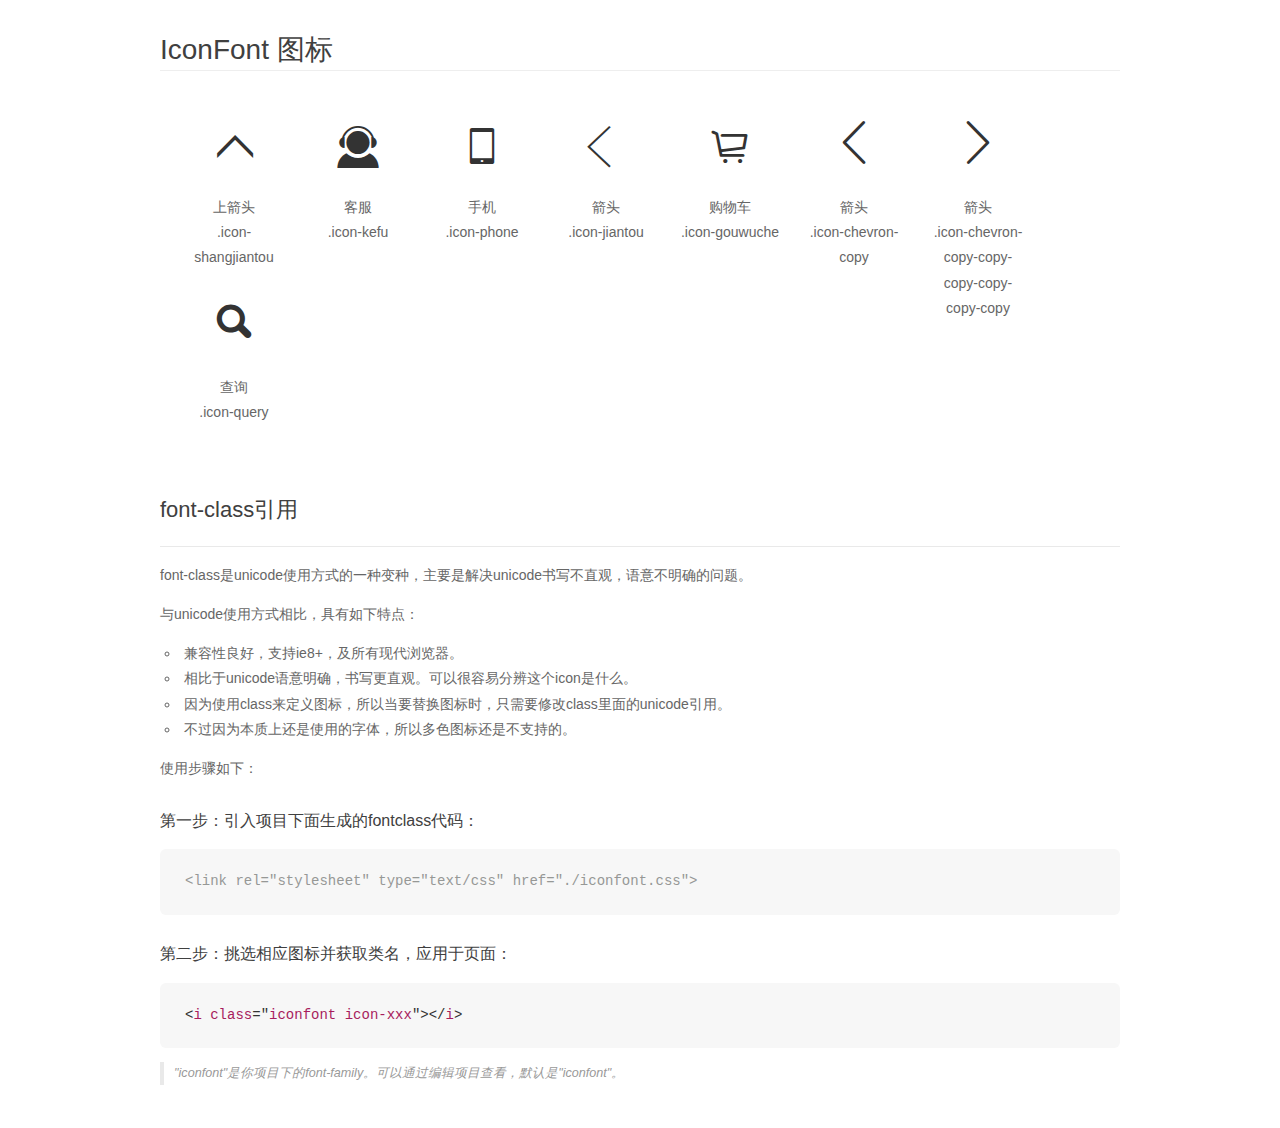
<file: font/demo_fontclass.html>
<!DOCTYPE html>
<html>
<head>
    <meta charset="utf-8"/>
    <title>IconFont</title>
    <link rel="stylesheet" href="demo.css">
    <link rel="stylesheet" href="iconfont.css">
</head>
<body>
    <div class="main markdown">
        <h1>IconFont 图标</h1>
        <ul class="icon_lists clear">
            
                <li>
                <i class="icon iconfont icon-shangjiantou"></i>
                    <div class="name"> 上箭头</div>
                    <div class="fontclass">.icon-shangjiantou</div>
                </li>
            
                <li>
                <i class="icon iconfont icon-kefu"></i>
                    <div class="name">客服</div>
                    <div class="fontclass">.icon-kefu</div>
                </li>
            
                <li>
                <i class="icon iconfont icon-phone"></i>
                    <div class="name">手机</div>
                    <div class="fontclass">.icon-phone</div>
                </li>
            
                <li>
                <i class="icon iconfont icon-jiantou"></i>
                    <div class="name">箭头</div>
                    <div class="fontclass">.icon-jiantou</div>
                </li>
            
                <li>
                <i class="icon iconfont icon-gouwuche"></i>
                    <div class="name">购物车</div>
                    <div class="fontclass">.icon-gouwuche</div>
                </li>
            
                <li>
                <i class="icon iconfont icon-chevron-copy"></i>
                    <div class="name">箭头</div>
                    <div class="fontclass">.icon-chevron-copy</div>
                </li>
            
                <li>
                <i class="icon iconfont icon-chevron-copy-copy-copy-copy-copy-copy"></i>
                    <div class="name">箭头</div>
                    <div class="fontclass">.icon-chevron-copy-copy-copy-copy-copy-copy</div>
                </li>
            
                <li>
                <i class="icon iconfont icon-query"></i>
                    <div class="name">查询</div>
                    <div class="fontclass">.icon-query</div>
                </li>
            
        </ul>

        <h2 id="font-class-">font-class引用</h2>
        <hr>

        <p>font-class是unicode使用方式的一种变种，主要是解决unicode书写不直观，语意不明确的问题。</p>
        <p>与unicode使用方式相比，具有如下特点：</p>
        <ul>
        <li>兼容性良好，支持ie8+，及所有现代浏览器。</li>
        <li>相比于unicode语意明确，书写更直观。可以很容易分辨这个icon是什么。</li>
        <li>因为使用class来定义图标，所以当要替换图标时，只需要修改class里面的unicode引用。</li>
        <li>不过因为本质上还是使用的字体，所以多色图标还是不支持的。</li>
        </ul>
        <p>使用步骤如下：</p>
        <h3 id="-fontclass-">第一步：引入项目下面生成的fontclass代码：</h3>


        <pre><code class="lang-js hljs javascript"><span class="hljs-comment">&lt;link rel="stylesheet" type="text/css" href="./iconfont.css"&gt;</span></code></pre>
        <h3 id="-">第二步：挑选相应图标并获取类名，应用于页面：</h3>
        <pre><code class="lang-css hljs">&lt;<span class="hljs-selector-tag">i</span> <span class="hljs-selector-tag">class</span>="<span class="hljs-selector-tag">iconfont</span> <span class="hljs-selector-tag">icon-xxx</span>"&gt;&lt;/<span class="hljs-selector-tag">i</span>&gt;</code></pre>
        <blockquote>
        <p>"iconfont"是你项目下的font-family。可以通过编辑项目查看，默认是"iconfont"。</p>
        </blockquote>
    </div>
</body>
</html>
</file>
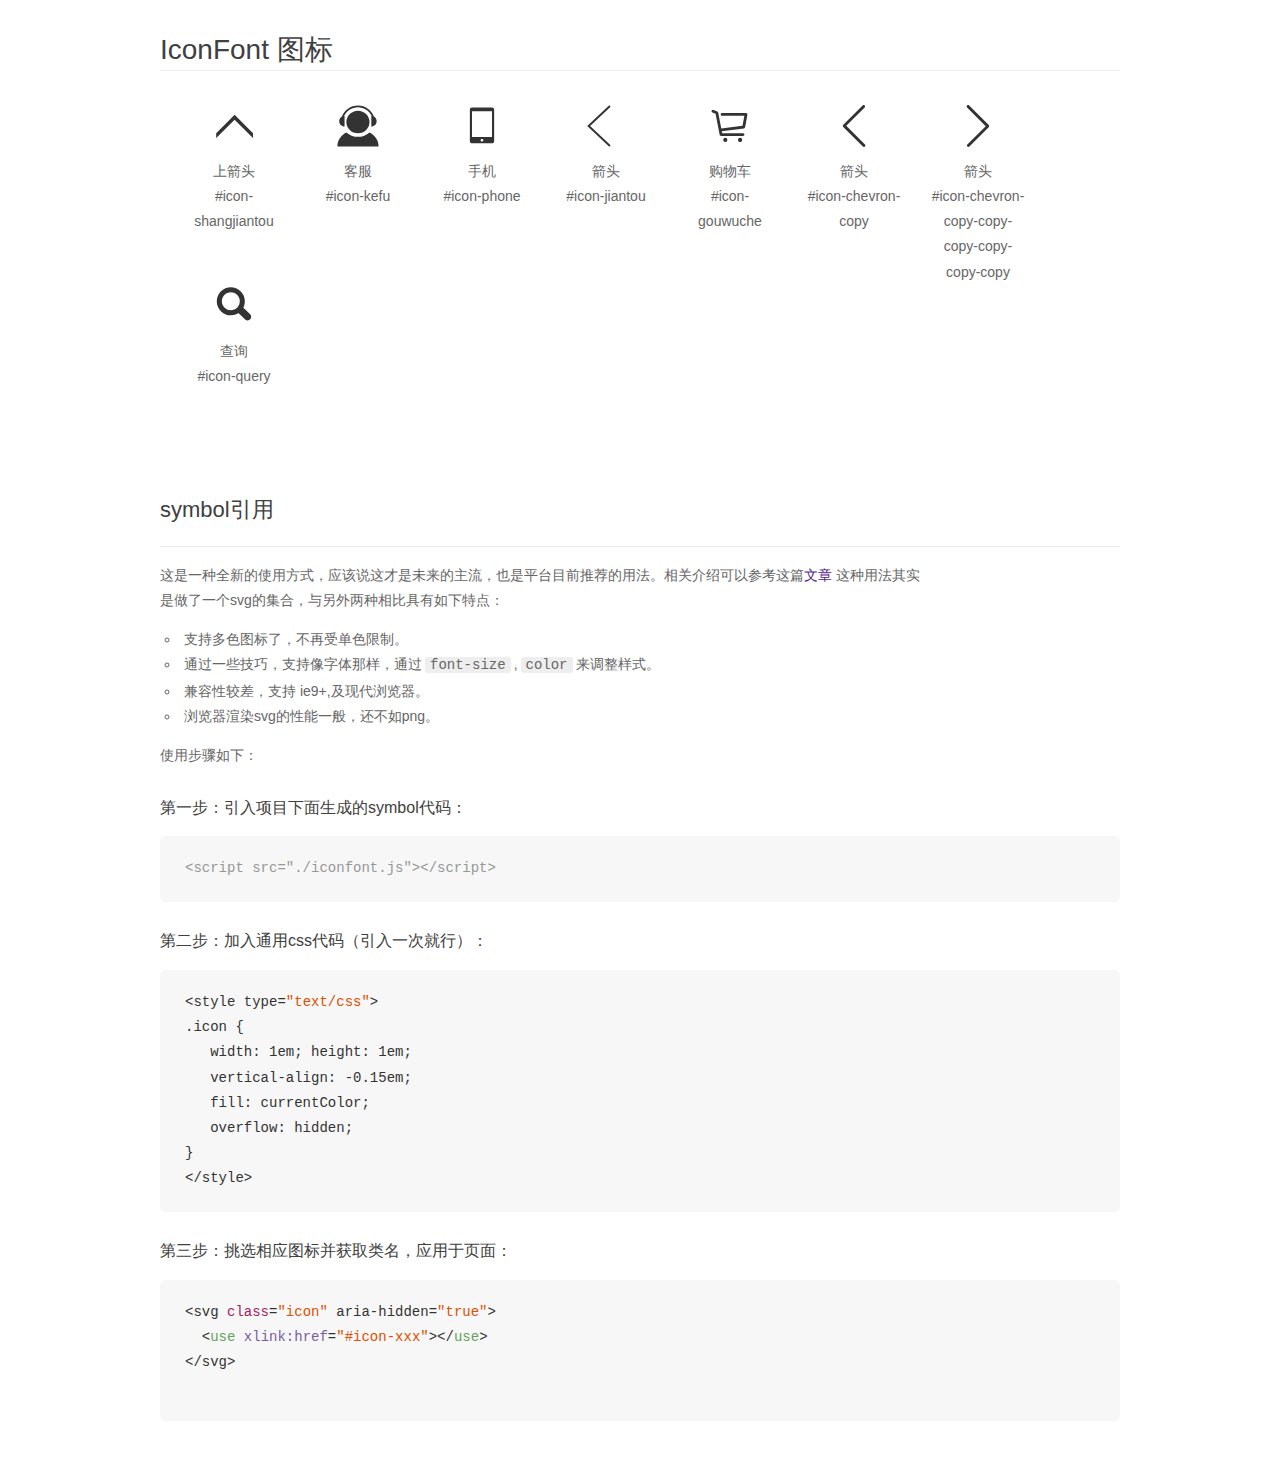
<file: font/demo_symbol.html>
<!DOCTYPE html>
<html>
<head>
    <meta charset="utf-8"/>
    <title>IconFont</title>
    <link rel="stylesheet" href="demo.css">
    <script src="iconfont.js"></script>

    <style type="text/css">
        .icon {
          /* 通过设置 font-size 来改变图标大小 */
          width: 1em; height: 1em;
          /* 图标和文字相邻时，垂直对齐 */
          vertical-align: -0.15em;
          /* 通过设置 color 来改变 SVG 的颜色/fill */
          fill: currentColor;
          /* path 和 stroke 溢出 viewBox 部分在 IE 下会显示
             normalize.css 中也包含这行 */
          overflow: hidden;
        }

    </style>
</head>
<body>
    <div class="main markdown">
        <h1>IconFont 图标</h1>
        <ul class="icon_lists clear">
            
                <li>
                    <svg class="icon" aria-hidden="true">
                        <use xlink:href="#icon-shangjiantou"></use>
                    </svg>
                    <div class="name"> 上箭头</div>
                    <div class="fontclass">#icon-shangjiantou</div>
                </li>
            
                <li>
                    <svg class="icon" aria-hidden="true">
                        <use xlink:href="#icon-kefu"></use>
                    </svg>
                    <div class="name">客服</div>
                    <div class="fontclass">#icon-kefu</div>
                </li>
            
                <li>
                    <svg class="icon" aria-hidden="true">
                        <use xlink:href="#icon-phone"></use>
                    </svg>
                    <div class="name">手机</div>
                    <div class="fontclass">#icon-phone</div>
                </li>
            
                <li>
                    <svg class="icon" aria-hidden="true">
                        <use xlink:href="#icon-jiantou"></use>
                    </svg>
                    <div class="name">箭头</div>
                    <div class="fontclass">#icon-jiantou</div>
                </li>
            
                <li>
                    <svg class="icon" aria-hidden="true">
                        <use xlink:href="#icon-gouwuche"></use>
                    </svg>
                    <div class="name">购物车</div>
                    <div class="fontclass">#icon-gouwuche</div>
                </li>
            
                <li>
                    <svg class="icon" aria-hidden="true">
                        <use xlink:href="#icon-chevron-copy"></use>
                    </svg>
                    <div class="name">箭头</div>
                    <div class="fontclass">#icon-chevron-copy</div>
                </li>
            
                <li>
                    <svg class="icon" aria-hidden="true">
                        <use xlink:href="#icon-chevron-copy-copy-copy-copy-copy-copy"></use>
                    </svg>
                    <div class="name">箭头</div>
                    <div class="fontclass">#icon-chevron-copy-copy-copy-copy-copy-copy</div>
                </li>
            
                <li>
                    <svg class="icon" aria-hidden="true">
                        <use xlink:href="#icon-query"></use>
                    </svg>
                    <div class="name">查询</div>
                    <div class="fontclass">#icon-query</div>
                </li>
            
        </ul>


        <h2 id="symbol-">symbol引用</h2>
        <hr>

        <p>这是一种全新的使用方式，应该说这才是未来的主流，也是平台目前推荐的用法。相关介绍可以参考这篇<a href="">文章</a>
        这种用法其实是做了一个svg的集合，与另外两种相比具有如下特点：</p>
        <ul>
          <li>支持多色图标了，不再受单色限制。</li>
          <li>通过一些技巧，支持像字体那样，通过<code>font-size</code>,<code>color</code>来调整样式。</li>
          <li>兼容性较差，支持 ie9+,及现代浏览器。</li>
          <li>浏览器渲染svg的性能一般，还不如png。</li>
        </ul>
        <p>使用步骤如下：</p>
        <h3 id="-symbol-">第一步：引入项目下面生成的symbol代码：</h3>
        <pre><code class="lang-js hljs javascript"><span class="hljs-comment">&lt;script src="./iconfont.js"&gt;&lt;/script&gt;</span></code></pre>
        <h3 id="-css-">第二步：加入通用css代码（引入一次就行）：</h3>
        <pre><code class="lang-js hljs javascript">&lt;style type=<span class="hljs-string">"text/css"</span>&gt;
.icon {
   width: <span class="hljs-number">1</span>em; height: <span class="hljs-number">1</span>em;
   vertical-align: <span class="hljs-number">-0.15</span>em;
   fill: currentColor;
   overflow: hidden;
}
&lt;<span class="hljs-regexp">/style&gt;</span></code></pre>
        <h3 id="-">第三步：挑选相应图标并获取类名，应用于页面：</h3>
        <pre><code class="lang-js hljs javascript">&lt;svg <span class="hljs-class"><span class="hljs-keyword">class</span></span>=<span class="hljs-string">"icon"</span> aria-hidden=<span class="hljs-string">"true"</span>&gt;<span class="xml"><span class="hljs-tag">
  &lt;<span class="hljs-name">use</span> <span class="hljs-attr">xlink:href</span>=<span class="hljs-string">"#icon-xxx"</span>&gt;</span><span class="hljs-tag">&lt;/<span class="hljs-name">use</span>&gt;</span>
</span>&lt;<span class="hljs-regexp">/svg&gt;
        </span></code></pre>
    </div>
</body>
</html>
</file>
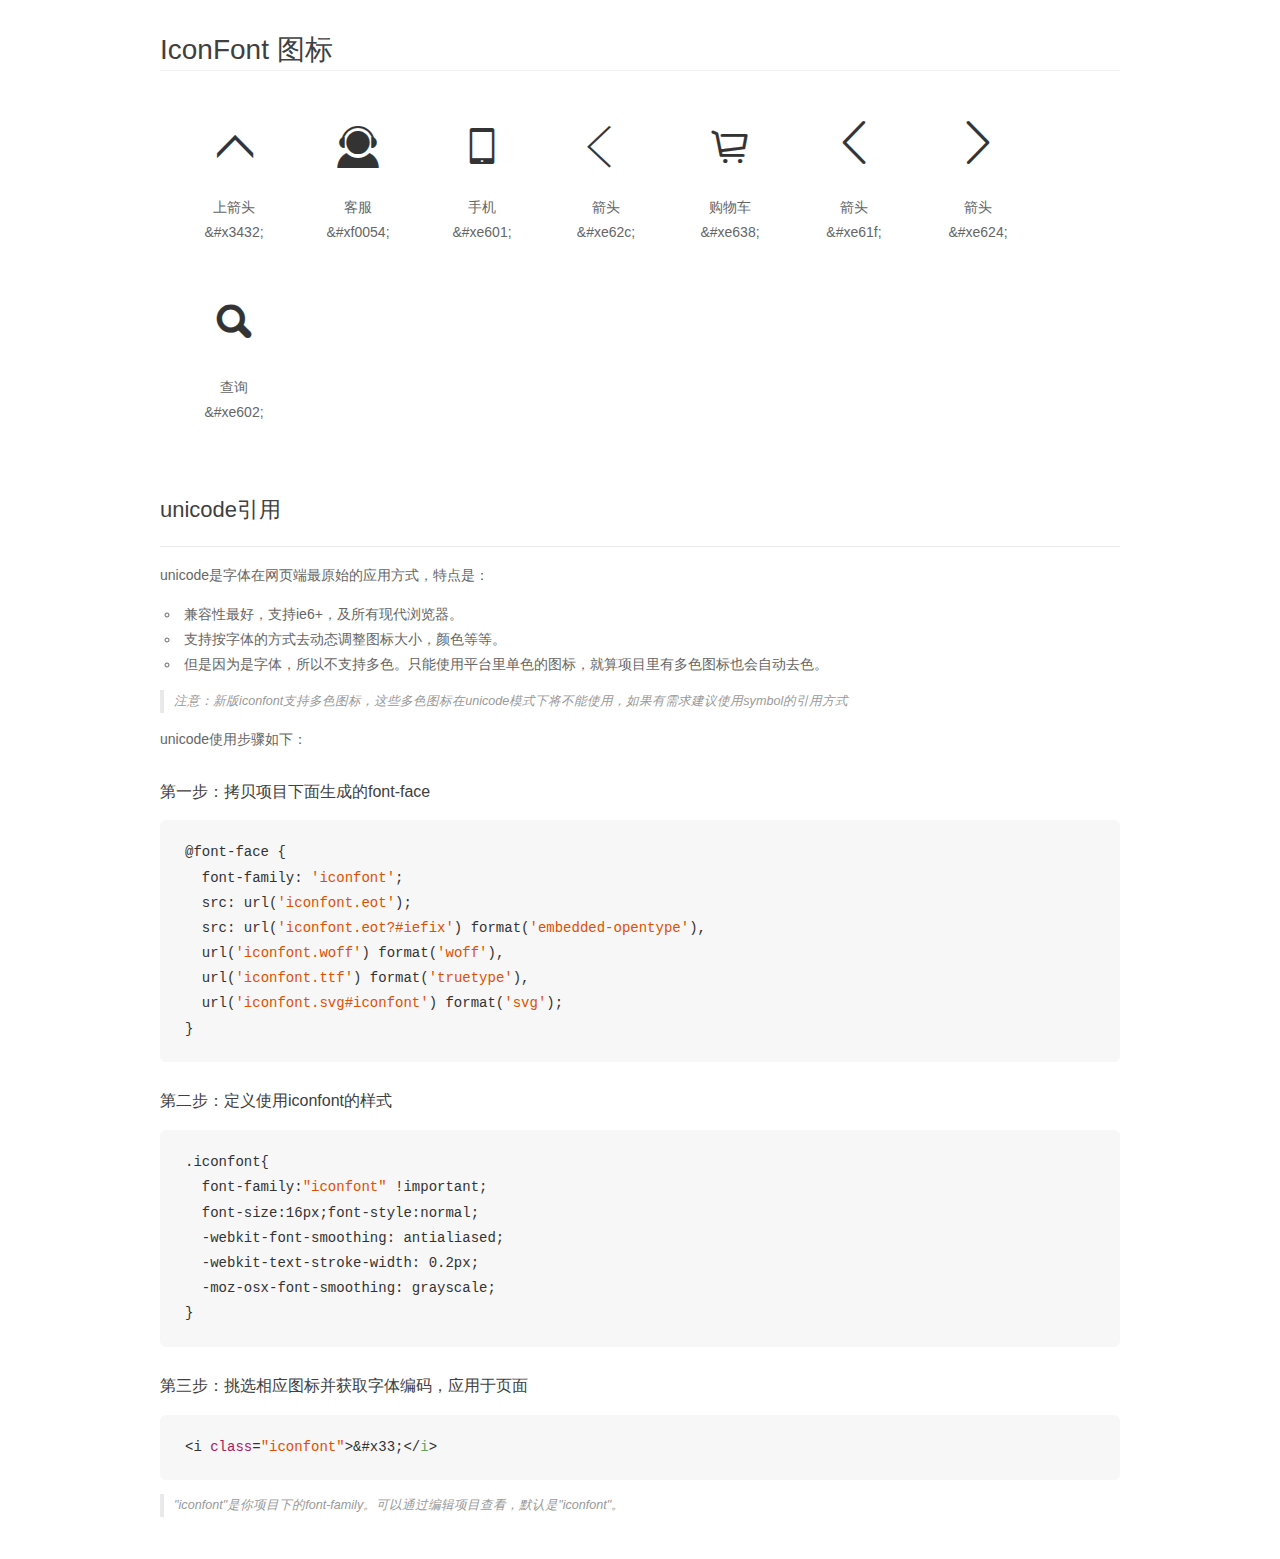
<file: font/demo_unicode.html>
<!DOCTYPE html>
<html>
<head>
    <meta charset="utf-8"/>
    <title>IconFont</title>
    <link rel="stylesheet" href="demo.css">

    <style type="text/css">

        @font-face {font-family: "iconfont";
          src: url('iconfont.eot'); /* IE9*/
          src: url('iconfont.eot#iefix') format('embedded-opentype'), /* IE6-IE8 */
          url('iconfont.woff') format('woff'), /* chrome, firefox */
          url('iconfont.ttf') format('truetype'), /* chrome, firefox, opera, Safari, Android, iOS 4.2+*/
          url('iconfont.svg#iconfont') format('svg'); /* iOS 4.1- */
        }

        .iconfont {
          font-family:"iconfont" !important;
          font-size:16px;
          font-style:normal;
          -webkit-font-smoothing: antialiased;
          -webkit-text-stroke-width: 0.2px;
          -moz-osx-font-smoothing: grayscale;
        }

    </style>
</head>
<body>
    <div class="main markdown">
        <h1>IconFont 图标</h1>
        <ul class="icon_lists clear">
            
                <li>
                <i class="icon iconfont">&#x3432;</i>
                    <div class="name"> 上箭头</div>
                    <div class="code">&amp;#x3432;</div>
                </li>
            
                <li>
                <i class="icon iconfont">&#xf0054;</i>
                    <div class="name">客服</div>
                    <div class="code">&amp;#xf0054;</div>
                </li>
            
                <li>
                <i class="icon iconfont">&#xe601;</i>
                    <div class="name">手机</div>
                    <div class="code">&amp;#xe601;</div>
                </li>
            
                <li>
                <i class="icon iconfont">&#xe62c;</i>
                    <div class="name">箭头</div>
                    <div class="code">&amp;#xe62c;</div>
                </li>
            
                <li>
                <i class="icon iconfont">&#xe638;</i>
                    <div class="name">购物车</div>
                    <div class="code">&amp;#xe638;</div>
                </li>
            
                <li>
                <i class="icon iconfont">&#xe61f;</i>
                    <div class="name">箭头</div>
                    <div class="code">&amp;#xe61f;</div>
                </li>
            
                <li>
                <i class="icon iconfont">&#xe624;</i>
                    <div class="name">箭头</div>
                    <div class="code">&amp;#xe624;</div>
                </li>
            
                <li>
                <i class="icon iconfont">&#xe602;</i>
                    <div class="name">查询</div>
                    <div class="code">&amp;#xe602;</div>
                </li>
            
        </ul>
        <h2 id="unicode-">unicode引用</h2>
        <hr>

        <p>unicode是字体在网页端最原始的应用方式，特点是：</p>
        <ul>
        <li>兼容性最好，支持ie6+，及所有现代浏览器。</li>
        <li>支持按字体的方式去动态调整图标大小，颜色等等。</li>
        <li>但是因为是字体，所以不支持多色。只能使用平台里单色的图标，就算项目里有多色图标也会自动去色。</li>
        </ul>
        <blockquote>
        <p>注意：新版iconfont支持多色图标，这些多色图标在unicode模式下将不能使用，如果有需求建议使用symbol的引用方式</p>
        </blockquote>
        <p>unicode使用步骤如下：</p>
        <h3 id="-font-face">第一步：拷贝项目下面生成的font-face</h3>
        <pre><code class="lang-js hljs javascript">@font-face {
  font-family: <span class="hljs-string">'iconfont'</span>;
  src: url(<span class="hljs-string">'iconfont.eot'</span>);
  src: url(<span class="hljs-string">'iconfont.eot?#iefix'</span>) format(<span class="hljs-string">'embedded-opentype'</span>),
  url(<span class="hljs-string">'iconfont.woff'</span>) format(<span class="hljs-string">'woff'</span>),
  url(<span class="hljs-string">'iconfont.ttf'</span>) format(<span class="hljs-string">'truetype'</span>),
  url(<span class="hljs-string">'iconfont.svg#iconfont'</span>) format(<span class="hljs-string">'svg'</span>);
}
</code></pre>
        <h3 id="-iconfont-">第二步：定义使用iconfont的样式</h3>
        <pre><code class="lang-js hljs javascript">.iconfont{
  font-family:<span class="hljs-string">"iconfont"</span> !important;
  font-size:<span class="hljs-number">16</span>px;font-style:normal;
  -webkit-font-smoothing: antialiased;
  -webkit-text-stroke-width: <span class="hljs-number">0.2</span>px;
  -moz-osx-font-smoothing: grayscale;
}
</code></pre>
        <h3 id="-">第三步：挑选相应图标并获取字体编码，应用于页面</h3>
        <pre><code class="lang-js hljs javascript">&lt;i <span class="hljs-class"><span class="hljs-keyword">class</span></span>=<span class="hljs-string">"iconfont"</span>&gt;&amp;#x33;<span class="xml"><span class="hljs-tag">&lt;/<span class="hljs-name">i</span>&gt;</span></span></code></pre>

        <blockquote>
        <p>"iconfont"是你项目下的font-family。可以通过编辑项目查看，默认是"iconfont"。</p>
        </blockquote>
    </div>


</body>
</html>
</file>
<file: font/iconfont.css>
@font-face {font-family: "iconfont";
  src: url('iconfont.eot?t=1482225932642'); /* IE9*/
  src: url('iconfont.eot?t=1482225932642#iefix') format('embedded-opentype'), /* IE6-IE8 */
  url('iconfont.woff?t=1482225932642') format('woff'), /* chrome, firefox */
  url('iconfont.ttf?t=1482225932642') format('truetype'), /* chrome, firefox, opera, Safari, Android, iOS 4.2+*/
  url('iconfont.svg?t=1482225932642#iconfont') format('svg'); /* iOS 4.1- */
}

.iconfont {
  font-family:"iconfont" !important;
  font-size:16px;
  font-style:normal;
  -webkit-font-smoothing: antialiased;
  -moz-osx-font-smoothing: grayscale;
}

.icon-shangjiantou:before { content: "\3432"; }

.icon-kefu:before { content: "\f0054"; }

.icon-phone:before { content: "\e601"; }

.icon-jiantou:before { content: "\e62c"; }

.icon-gouwuche:before { content: "\e638"; }

.icon-chevron-copy:before { content: "\e61f"; }

.icon-chevron-copy-copy-copy-copy-copy-copy:before { content: "\e624"; }

.icon-query:before { content: "\e602"; }
</file>
<file: fonts/iconfont.css>
@font-face {font-family: "iconfont";
  src: url('iconfont.eot?t=1482237483992'); /* IE9*/
  src: url('iconfont.eot?t=1482237483992#iefix') format('embedded-opentype'), /* IE6-IE8 */
  url('iconfont.woff?t=1482237483992') format('woff'), /* chrome, firefox */
  url('iconfont.ttf?t=1482237483992') format('truetype'), /* chrome, firefox, opera, Safari, Android, iOS 4.2+*/
  url('iconfont.svg?t=1482237483992#iconfont') format('svg'); /* iOS 4.1- */
}

.iconfont {
  font-family:"iconfont" !important;
  font-size:16px;
  font-style:normal;
  -webkit-font-smoothing: antialiased;
  -moz-osx-font-smoothing: grayscale;
}

.icon-weibo:before { content: "\3464"; }

.icon-weixin:before { content: "\3434"; }

.icon-baozhang:before { content: "\f001e"; }

.icon-wangyi:before { content: "\e67e"; }

.icon-wuliu:before { content: "\e61b"; }
</file>
<file: css/index.css>
@charset "utf-8";
* {
	padding: 0;
	margin: 0 auto;
	box-sizing: border-box;
}

body {
	font-size: 12px;
	font: 12px/1.5 "Microsoft Yahei", "微软雅黑", verdana;
}
header,section{
	min-width: 1090px;
}
a {
	text-decoration: none;
}

li {
	list-style-type: none;
}

img {
	width: 100%;
}

.container {
	width: 1090px;
	position: relative;
	margin: 0 auto;
}

.header .header-top {
	height: 36px;
	background: #333;
	color: #ccc;
	line-height: 36px;
}

.header .top-right a {
	display: block;
	color: #ccc;
}

.header .top-right a:hover {
	color: white;
}

.header .top-left,
.header .nav,
.header .download,
.header .login,
.header .register,
.header .split,
.header .attitude,
.header .head-inner i,
.header .head-input,
.header .head-inner .cart {
	float: left;
}

.header .header-top .top-right {
	line-height: 36px;
	float: right;
}

.header .login,
.header .register {
	margin-right: 20px;
}

.header .top-right .split {
	height: 16px;
	border-right: 1px solid #ccc;
	margin: 10px 10px 10px 0;
}

.header .download .qr-code {
	position: absolute;
	top: 30px;
	right: -30px;
	padding-top: 10px;
	z-index: 99;
	background: white;
	border: 1px solid #DDDDDD;
	box-shadow: 0 0 2px #DEDEDE;
	display: none;
}

.header .download .sm {
	margin: 0 10px;
}

.header .download img {
	width: 117px;
	height: 117px;
	display: block;
}

.header .download .sm span {
	display: block;
	margin: 0 auto;
	font-size: 12px;
	color: #b4a078;
	line-height: 28px;
}

.header .attitude {
	margin-right: 10px;
}

.header .head {
	background-color: #fff;
}

.header .head-ct {
	padding-top: 50px;
}

.header .head-logo {
	display: block;
	width: 268px;
	height: 66px;
	margin-left: 420px;
	background: url(../img/epet-logo.png) no-repeat;
}

.header .head-inner {
	position: absolute;
	top: 65px;
	padding-top: 10px;
	right: 0;
}

.header .head-input {
	border: 0;
	outline: none;
	border-bottom: 1px solid #D8CEBC;
	font-size: 12px;
	line-height: 23px;
	color: #B19E7A;
	width: 252px;
}

.header .head-inner i {
	display: block;
	font-size: 22px;
	color: #B5A176;
	opacity: 0.8;
}

.header .head-inner .cart {
	position: relative;
	display: block;
	font-weight: 600;
	font-size: 30px;
	margin: -8px 0 0 15px;
}

.header .head-inner .cart i,
.header .headBt-login .cart i {
	font-size: 26px;
}

.header .head-inner .cart-num,
.header .headBt-login .cart .cart-num {
	display: block;
	position: absolute;
	right: -8px;
	z-index: 10;
	width: 19px;
	height: 19px;
	background: red;
	color: white;
	font-size: 12px;
	line-height: 19px;
	border-radius: 50%;
	text-align: center;
}

.header .head-bottom {
	width: 100%;
	min-width: 1090px;
	background: white;
	padding-top: 26px;
	text-align: center;
	z-index: 999;
	box-shadow: 0 1px 1px #CCCCCC;
}

.header .head-bottom-fixed {
	position: fixed;
	top: 0;
	padding-top: 0;
}

.header .head-list {
	display: inline-block;
	min-width: 1090px;
	margin: 0 auto;
}

.header .head-bottom .fixed-block {
	display: none;
}

.header .head-bottom-fixed .fixed-none {
	display: none;
}

.header .head-bottom-fixed .fixed-block {
	display: block;
}

.header .head-bottom-fixed .head-list .label {
	margin: 22px 20px 0;
}

.header .head-bottom-fixed .nav-item .card-list {
	padding: 20px 0 10px;
}

.header .head-bottom-fixed .head-list li {
	margin-top: 0;
	margin-bottom: 0;
}

.header .head-list li {
	display: block;
	float: left;
	font-size: 14px;
	font-weight: 600;
	margin: 17px 0 20px;
}

.header .head-list .split {
	border-left: 1px solid #ccc;
	height: 20px;
}

.header .head-list .label {
	display: block;
	height: 25px;
	margin: 0 30px;
	color: #000;
}

.labelColor {
	color: #b4a078 !important;
	border-bottom: 3px solid #b4a078;
}

.header .head-bottom .card-list-ct {
	position: absolute;
	z-index: 99;
	display: none;
	left: 0;
	text-align: center;
	width: 100%;
	min-width: 1090px;
	background: white;
	box-shadow: 0 1px 1px #ccc;
}

.header .head-bottom-fixed .card-list-ct {
	top: 55px;
}

.header .nav-item .card-list {
	display: inline-block;
	padding: 28px 0 22px 0;
}

.header .nav-item .item {
	margin-left: 80px;
}

.header .nav-item .item:first-child {
	margin-left: 0;
}

.header .nav-item .item a {
	color: #333333;
	display: blloc;
}

.header .nav-item .item a:hover {
	color: #B4A078
}

.header .nav-item .item a img {
	width: 44px;
	height: 44px;
}

.header .head-bottom .headBt-logo a {
	display: inline-block;
	width: 126px;
	height: 35px;
	margin-top: 15px;
	margin-right: 40px;
	background: url(../img/epet-logo.png) no-repeat;
	background-size:100%;
}

.header .head-bottom .headBt-login {
	float: right;
	margin-right: 10px;
	font-size: 12px;
	padding-top: 10px;
}

.header .head-bottom .headBt-login a {
	position: relative;
	color: #666666;
	margin-left: 20px;
}

.header .headBt-login .cart .cart-num {
	top: -14px;
}

.banner {
	width: 100%;
	min-width: 1090px;
	position: relative;
	cursor: pointer;
}

.banner .banner-ct {
	width: 100%;
	min-width: 1090px;
	height: 420px;
	overflow: hidden;
	position: relative;
	text-align: center;
}

.banner .banner-img {
	position: absolute;
	width: 100%;
	height: 420px;
}

.banner .banner-img .img {
	width: 100%;
	position: absolute;
	height: 420px;
	display: none;
}
.banner .banner-img .img img{
	height: 100%;
}
.banner .banner-img .img:first-child {
	display: block;
}

.banner .pag-ct {
	text-align: center;
}

.banner .pag-ct .arrow-left,
.banner .pag-ct .arrow-right {
	position: absolute;
	width: 50px;
	height: 50px;
	border-radius: 50%;
	background: rgba(177, 158, 122, 0.4);
	top: 195px;
	color: white;
	line-height: 50px;
	cursor: pointer;
}
.banner .pag-ct .arrow-left {
	left: -50px;
}
.banner .pag-ct .arrow-right {
	right: -50px;
	transform: rotate(180deg);
}

.banner .pag-ct .pagination {
	width: 130px;
	padding-top: 395px;
	margin: 0 auto;
}

.banner .pagination .item {
	width: 16px;
	display: block;
	float: left;
	margin: 0 5px;
	cursor: pointer;
	padding: 4px;
}

.banner .pagination .item:first-child {
	background: #DFCEAD;
}

.banner .pagination .item:first-child span {
	background: #A7936E;
}

.banner .pagination .item span {
	display: block;
	width: 8px;
	height: 8px;
	border: 1px solid #969896;
}

.banner .pagination .item,
.banner .pagination .item span {
	border-radius: 50%;
}

.clear {
	clear: both;
	display: block;
	overflow: hidden;
	visibility: hidden;
	width: 0;
	height: 0;
}

.clearfix:before,
.clearfix:after {
	content: '.';
	display: block;
	overflow: hidden;
	visibility: hidden;
	font-size: 0;
	line-height: 0;
	width: 0;
	height: 0;
}

.clearfix:after {
	clear: both;
}

.clearfix {
	zoom: 1;
}

@charset "UTF-8";
body {
	margin: 0 auto;
	min-width: 320px;
	font-family: Arial, 'Neue Helvetica', "microsoft yahei";
}

.w {
	width: 1090px;
	margin: 0 auto;
}

#m-manufacturer {
	width: 100%;
	margin-top: 31px;
}

.m-cate .hd,
.m-newItem .hd {
	margin-bottom: 20px;
	line-height: 1;
}

.m-cate .hd .left,
.m-newItem .hd .left {
	float: left;
	width: 356px;
	height: 32px;
	padding-top: 4px;
}

.m-cate .left .name,
.m-newItem .left .name {
	float: left;
	font-size: 28px;
	font-weight: 700;
	margin-right: 20px;
}

.m-cate .left .frontName,
.m-newItem .left .frontName {
	float: left;
	font-size: 14px;
	padding-top: 14px;
}

.m-cate .hd .right,
.m-newItem .hd .right {
	float: right;
	width: 84.52px;
	height: 16px;
	margin-top: 20px;
}

.m-cate .right>a,
.m-newItem .right>a {
	line-height: 16px;
	font-size: 14px;
	text-decoration: none;
	color: #333;
}

.m-cate .bd a {
	display: block;
	width: 357px;
	overflow: hidden;
	position: relative;
}

.m-cate .bd .first,
.m-cate .bd .large {
	height: 320px;
	float: left;
	text-align: center;
}

.m-cate .bd .mask {
	width: 100%;
	height: 100%;
	position: absolute;
}

.m-cate .bd .name {
	font-size: 24px;
	color:black;
	position: relative;
	z-index: 1;
	display: none;
}

.m-cate .bd .price {
	font-size: 14px;
	padding-top: 17px;
	display: inline-block;
	border-top: 1px solid #666;
	margin: 0 auto;
	color: #666;
	position: relative;
	z-index: 1;
	display: none;
}

.m-cate .bd .large .name {
	margin: 48px 0 19px;
}

.m-cate .bd .small .name {
	margin: 32px 0 10px 20px;
}

.m-cate .bd .small .price {
	margin-left: 20px;
}

.m-cate .middle {
	margin-left: 9px;
}

.m-cate .manufacturer img {
	position: absolute;
	top: 0;
	left: 0;
	transition: all 1s;
}

.m-cate .manufacturer img:hover {
	transform: scale(1.2, 1.2);
}

.m-cate .bd .small {
	height: 155px;
	float: left;
	margin-left: 10px;
}

.m-cate .bd .last {
	margin-top: 10px;
}


/*新品首发*/

#xinpin {
	margin-top: 56px;
	height: 431px;
}

.m-newItem .bd {
	width: 1090px;
	position: relative;
}

.m-newItem .slick-arrow {
	position: absolute;
	top: 113px;
	width: 50px;
	height: 50px;
	text-align: center;
	line-height: 50px;
	border-radius: 50%;
	background-color: #D0C4AF;
	z-index: 10;
}

.slick-arrow i {
	font-size: 26px;
	color: rgb(255, 255, 255);
}

.m-newItem .slick-prev {
	left: -60px;
	cursor: pointer;
}

.m-newItem .slick-next {
	right: -60px;
	cursor: pointer;
}

.m-newItem .bd .bd-box {
	width: 100%;
	height: 431px;
	position: relative;
	overflow: hidden;
}

.m-newItem .bd .itemList {
	position: absolute;
	top: 0;
	left: 0;
	width: 6000px;
}

.m-newItem .itemList li {
	float: left;
	width: 265px;
	margin: 0 7.5px 50px 0;
}

.itemList .m-product .hd {
	margin-bottom: 0px;
	width: 100%;
}

.itemList .hd>a {
	display: block;
	height: 265px;
}

.itemList .hd img {
	position: absolute;
	top: 0;
	margin: 0;
	width: 265px;
	background-color: transparent;
}

.itemList .hd .j-img1,
.itemList .hd .j-img2 {
	z-index: 1;
}

.itemList .hd .j-img2 {
	opacity: 0;
}

.itemList .bd {
	width: 100%;
	text-align: center;
}

.itemList .bd .name {
	padding: 10px 10px 0;
	margin-bottom: 8px;
	height: 20px;
	line-height: 22px;
	font-size: 13px;
}

.itemList .bd .name>a {
	color: #333;
}

.itemList .bd .name>a:hover {
	color: #b4a078;
}

.itemList .bd .price {
	padding: 1px 0 9px;
	color: #d4282d;
	font-size: 13px;
	margin-bottom: 10px;
}

.itemList .price span {
	font-size: 12px;
	color: rgb(0, 0, 0);
}


/*人气推荐*/

#indexPopularItem {
	width: 100%;
	border-top: 1px solid transparent;
	background: #f4f0ea;
	margin-bottom: 40px;
}

.j-indexPopularItem {
	margin: 60px 0 20px;
	height: 37px;
}

.j-indexPopularItem .left,
.j-indexPopularItem .tabList {
	float: left;
}

.j-indexPopularItem .left .name {
	font-size: 28px;
}

.tabList ul {
	margin-left: 20px;
}

.tabList li {
	text-align: center;
	float: left;
	font-size: 14px;
	width: 70px;
	height: 28px;
	line-height: 37px;
	margin-right: 55px;
}

.tabList li .item {
	padding-bottom: 5px;
	color: #333;
}

.tabList li .item:hover {
	color: #b4a078;
}

.tabList li .tab-sel {
	border-bottom: 2px solid #b4a078 !important;
	padding-bottom: 5px;
	color: #b4a078;
}

.j-indexPopularItem .right {
	float: right;
	height: 28px;
	line-height: 37px;
	font-size: 14px;
}

.j-indexPopularItem .right a {
	text-decoration: none;
	color: rgb(0, 0, 0);
}

#indexPopularItem .m-product {
	width: 100%;
	padding-bottom: 60px;
}

.m-product .product-box {
	width: 100%;
	display: none;
}

.m-product .product-show {
	display: block;
}

.j-showContainer {
	float: left;
	width: 390px;
	background: rgb(255, 255, 255);
}

.j-showContainer a {
	display: block;
}

.j-showContainer img {
	width: 390px;
	height: 390px;
	transition: all 1s;
}

.j-showContainer img:hover {
	transform: scale(1.1, 1.03);
}

.showContainer {
	text-align: center;
	width: 390px;
}

.showContainer .name {
	font-size: 12px;
	line-height: 20px;
	margin-bottom: 6px;
	padding: 0 10px;
}

.showContainer .price {
	font-size: 12px;
	color: #d4282d;
	padding-bottom: 10px;
}

.s-product {
	float: left;
	width: 700px;
}

.s-product li {
	float: left;
	width: 223px;
	height: 215px;
	text-align: center;
	background: rgb(255, 255, 255);
	margin-left: 10px;
	margin-bottom: 11px;
	position: relative;
}

.s-product li img {
	width: 180px;
	height: 180px;
	margin-top: -10px;
	transition: all 1s;
}

.s-product li img:hover {
	transform: scale(1.1, 1.1);
}

.s-product .bd {
	position: absolute;
	left: 0;
	bottom: 20px;
	width: 223px;
	text-align: center;
}

.s-product .bd a {
	font-size: 12px;
	color: #333;
}

.s-product .bd .price {
	font-size: 13px;
	color: #d4282d;
}
.Cates-ct{
	margin-bottom: 80px;
}
.j-newCates {
	width: 100%;
	/*background: #110;*/
}
.sectionA-content {
	width: 1090px;
	margin-left: auto;
	margin-right: auto;
}
.topA-left h3 {
	float: left;
	font-size: 24px;
	font-weight: 700;
}
.topA-left small {
	font-size: 12px;
	float: left;
	margin-top: 6px;
	margin-left: 10px;
	border-left: 1px solid #666;
	padding: 3px 0 0 5px;
}
.topA-left {
	float: left;
}
.topA-right {
	float: right;
}
.topA {
	/*margin-bottom: 10px;*/
	line-height: 1;
	display: block;
	padding-bottom: 30px;
}
.topA-right-menu {
	float: left;
	font-size: 14px;
	line-height: 32px;
}
.topA-right .more {
	font-size: 14px;
	line-height: 32px;
	padding-left: 30px;
	color: #333;
}
.topA-right .more:hover {
	color: #b4a078;
}
.topA-right-menu a {
	color: #333;
}
.topA-right-menu a:hover {
	color: #b4a078;
}
.topA-right-menu .line {
	margin: 0 13px;
}
.bodyA {
	margin-top: 10px;
	margin-bottom: 20px;
}
.bodyA a img {
	width: 100%;
	height: 310px;
}
.footA ul li {
	float: left;
	margin: 0 10px 50px 0px;
}
.footA ul {
	margin-right: -10px;
}
.footA-item {
	text-align: center;
}
.footA-item .footA-item-mes {
	margin-bottom: 7px;
	line-height: 20px;
}
.footA-item .footA-item-mes .price {
	padding: 1px 0 0 9px;
}
.footA-item .footA-item-mes .price span {
	color: #d4282d;
	line-height: 13px;
	font-size: 13px;
	height: 13px;
	padding: 0;
}
.footA-item .footA-item-mes .name {
	margin-bottom: 7px;
}
.footA-item .footA-item-mes .name .newtag {
	position: relative;
	left: 0;
	top: 0;
	width: 46px;
	line-height: 20px;
	display: inline-block;
	padding: 0;
	margin-right: -10px;
	background-color: #b4a078;
	font-size: 12px;
	text-align: center;
	color: #fff;
}
.footA-item .footA-item-mes .name a:hover {
	color: #fff;
}
.footA-item .footA-item-mes .name a {
	color: #333;
	font-size: 14px;
	font-weight: bold;
	padding: 0 10px;
}
.footA-item .footA-item-mes .name a:hover {
	color: #b4a078;
}
.footA-item .footA-item-img a img {
	width: 265px;
	height: 265px;
}
.footA-item .footA-item-img {
	position: relative;
	margin-bottom: 9px;
}
.footA-item .color-tips {
	position: absolute;
	top: 10px;
	left: 10px;
	border: 1px solid #b3a07d;
	border-radius: 5px;
	color: #a7936e;
	font-size: 12px;
	height: 19px;
	line-height: 19px;
	padding: 0 4px;
}
.footA-item .footA-item-img a img:hover {
	transform: scale(1.05);
}
.footA-item .footA-item-img a img {
	transition: transform 1s;
	background: #f4f4f4;
}



/*甄选家*/
.box-sample {
	width: 100%;
}
.box-sampleA {
	width: 1090px;
	margin-left: auto;
	margin-right: auto;
	clear: both;
}
.bsi-top {
	width: 1090px;
	display: block;
	line-height: 1;


}
.bsi-body {
	width: 1090px;
	display: block;
	float: left;
	margin-top: 20px;
}
.bsi-top .bsi-top-boxleft {
	padding-top: 4px;
	display: block;
}
.bsi-top .bsi-top-boxleft .h3-name,.foot-banner .title .name {
	float: left;
	font-size: 28px;
	font-weight: 700;
	margin-right: 20px;
}
.bsi-top .bsi-top-boxleft small,.foot-banner .title small {
	float: left;
	padding-top: 14px;
	font-size: 14px;
	color: #333;
}
.box-sampleA-inner .bsi-body a {
	float: left;
	margin-top:
}
.box-sampleA-inner .bsi-body .first img {
	width: 690px;
	height: 380px;
	vertical-align: top;
}
.box-sampleA-inner .bsi-body .second img {
	width: 390px;
	height: 185px;
	vertical-align: top;
}
.box-sampleA-inner .bsi-body .last img {
	width: 390px;
	height: 185px;
	vertical-align: top;
}
.box-sampleA-inner .bsi-body .first {
	margin-left: 0;
}
.box-sampleA-inner .bsi-body .second {
	margin-left: 10px;
}
.box-sampleA-inner .bsi-body .last {
	margin-left: 10px;
	margin-top: 10px;
}
/*甄选家*/

.toTop{
	width: 60px;
	height: 120px;
	position: fixed;
	bottom: 200px;
	right: 20px;
	cursor: pointer;
	background: yellow;
	z-index: 999;
}
.toTop .iconfont {
	font-size: 36px;
	padding-top: 4px;
	width: 16px;
	height: 26px;
}
.toTop a:last-child{
	color: white;
	background: #999999;
}
.goTop .iconfont{
	font-size: 12px;
}
.toTop .iconfont:hover {
	color: rgb(190,157,111);
}
.toTop p {
	font-size: 12px;
}
.toTop p:hover {
	color: rgb(190,157,111);
}
.toTop .iconfont:nth-child(3){
	font-size: 16px;
}
.toTop a {
	display: block;
	text-align: center;
	background-color: #fff;
	border: 1px solid #fff;
	color: rgb(102,100,96);
}
.toTop a:nth-of-type(2),.toTop a:nth-of-type(3) {
	border: 1px solid #CCCCCC;
}
.toTop a:nth-of-type(2){
	border-bottom: 0;
}
.toTop a:nth-of-type(3){
	border-top: 0;
	border-bottom: 0;
}
.toTop a:last-child{
	display: none;
}
.toTop a:last-child:hover {
	background-color: #B4A078;
}
.toTop a:last-child .iconfont:hover,.toTop a:last-child p:hover{
    color: white;
}
.toTop a:nth-child(2),.toTop a:nth-child(3) {
	padding-bottom: 10px;
	padding-top: 10px;
}
.toTop .xiazai{
	position: absolute;
	left: -100px;
	top: 160px;
	border: 1px solid #CCCCCC;
	background: white;
	display: none;
}
.toTop .xiazai img{
	height: 75px;
	width: 75px;
	margin: 5px;
}
.toTop .erweima:hover .xiazai{
	display: block;
}


body>section:before,body>div:before
{
	content: " ";
	display: table;
}

body>section:after,body>div:after
{
	content: " ";
	display: table;
}

.foot-banner
{
	background: #f4f0ea;
}

.foot {
	width: 1090px;
	margin: 0 auto;
	position: relative;
	padding: 60px 0 55px;
}

.wrap {
	cursor: pointer;
}

.wrap .swiper-slide
{
    background-color: #FFF;
    margin-right: 12px;
    height: 492px;
    width: 355px;
    /*position: relative;*/
}


.wrap .swiper-container .swiper-slide img {
	width: 355px;
	height: 355px;
	transition: all 1s;
}
.wrap .swiper-container .swiper-slide .img-ct {
	width: 355px;
	height: 355px;
	overflow: hidden;
}
.wrap .swiper-container .swiper-slide img:hover{
	transform: scale(1.1);

}
.wrap .info-wrap
{
    position: absolute;
    margin: 0 5px;
    min-height: 180px!important;
    width: 345px;
    bottom: 0;
    background-color: #fff;
    zoom: 1;
    overflow: hidden;
}

.swiper-slide .info
{
	padding: 20px 15px;
}

.swiper-slide .info .top
{
	color: #999;
    font-size: 13px;
    line-height: 1;
    margin-bottom: 12px;
    overflow: hidden;
}

.swiper-slide .info .top .fname
{
	color: #999;
    font-weight: 400;
    float: left;
    font-size: 14px;
    line-height: 14px;
}

.swiper-slide .info .top .date
{
	float: left;
    padding-left: 10px;
    font-size: 13px;
    line-height: 16px;
}

.swiper-slide .info .middle
{
	color: #999;
    margin-bottom: 16px;
}

.swiper-slide .info .middle .pname
{
	max-width: 190px;
    font-size: 16px;
    height: 16px;
    overflow: hidden;
    text-align: left;
    text-overflow: ellipsis;
    white-space: nowrap;
}

.swiper-slide .info .middle .price
{
	margin-bottom: 0;
    margin-right: 15px;
    color: #b4a078;
    float: right;
    font-size: 13px;
    line-height: 16px;
    text-align: center;
}

.swiper-slide .info .content
{
	text-align: left;
    font-size: 13px;
    color: #333;
    line-height: 16px;
    min-height: 80px;
    max-height: 80px;
    transition: max-height .4s ease-in-out;
    overflow: hidden;
    position: relative;
}

.foot .swiper-button-next,
.foot .swiper-button-prev {
	background-image: none;
	width: 50px;
	height: 50px;
	border-radius: 50%;
	background: #d0c4af;
	top: 33%;
	margin-top: -25px;
}

.foot .swiper-button-next
{
	right: -64px;
}

.foot .swiper-button-prev
{
	left: -64px;
}

.foot .swiper-button-next span,
.foot .swiper-button-prev span {
	position: absolute;
	top: 0;
	bottom: 0;
	margin: auto;
	display: block;
	width: 20px;
	height: 20px;
	border-right: 1px solid #fff;
	border-bottom: 1px solid #fff;
}

.foot .swiper-button-next span {
	transform: rotate(-45deg);
	left: 10px;
}

.foot .swiper-button-prev span {
	transform: rotate(135deg);
	right: 10px;
}

.foot-content
{
	width: 1090px;
	margin: 60px auto 30px;
}

.foot-content .item:first-child
{
	border-left: none;
}

.foot-content .item
{
	width: 33.33333%;
    height: 204px;
    float: left;
    border-left: 1px solid #e9e9e9;
    text-align: center;
}

.foot-content .item .contact
{
	text-align: center;
    line-height: 1;
}
.foot-content .item img{
	width: 105px;
	height: 105px;
}
.foot-content .item .hd{
	margin-bottom: 28px;
    line-height: 1;
        font-size: 16px;
    font-weight: 400;
}

.foot-content .item .contact .phone{
	    margin-top: 25px;
    font-size: 26px;
}

.foot-content .item .contact .time{
	    margin-top: 15px;
    margin-bottom: 35px;
    font-size: 14px;
}

.foot-content .item .contact a
{
	margin-right: 12px;
	width: 100px;
    height: 28px;
    font-size: 14px;
    line-height: 26px;
    background-color: #fff;
    border: 1px solid #666;
    text-decoration: none;
    color: #333;
    padding: 4px 20px;
    border-radius: 2px;
}

.foot-content .item .brand
{
	    padding: 0 37px;
    text-align: center;
    line-height: 1;
}

.foot-content .item .brand .desc{
	    text-align: left;
    font-size: 13px;
    line-height: 23px;
    margin-bottom: 22px;
}

.foot-content .app-download .tip{
	    color: #b4a078;
    font-size: 12px;
    margin-top: 3px;
}
.foot-content .follow-us{
	position: relative;
}
.foot-content .item .brand .follow-us p{
	text-align: left;
}
.foot-content .item .brand .follow-us span
{
	font-size: 34px;
	margin-left: 10px;
	float: left;
}
.foot-content .item .brand .follow-us span:nth-child(2),.foot-content .item .brand .follow-us span:nth-child(3){
	cursor: pointer;
}
.foot-content .item .brand .follow-us span:first-of-type{
	font-size: 14px;
	line-height: 34px;
}
.foot-content .follow-us div{
	z-index: 99;
	background: #FFFFFF;
	width: 111px;
	border: 1px solid #CCCCCC;
	position: absolute;
	top: 40px;
	display: none;
}
.foot-content .follow-us .yi{
	left: 54px;
}
.foot-content .follow-us .weixin{
	left: 99px;
}
.foot-content .follow-us div img{
    width: 101px;
    height: 101px;
    margin: 5px;
}
.icon-group
{
	    height: 204px;
    padding-top: 37px;
    background-color: #414141;
}

.icon-wrap
{
	    width: 1090px;
    margin-right: auto;
    margin-left: auto;
    position: relative;
}

.icon-group .icon-wrap .icon
{
	margin-bottom: 30px;
	list-style: none;
}

.icon-group .icon-wrap .icon .item
{
	float: left;
    width: 33.333333%;
    text-align: center;
    color: #fff;
}

.icon-group .icon-wrap .icon .item .inner
{
	vertical-align: middle;
	display: inline-block;
}

.icon-group .icon-wrap .icon .item .foot-icon
{
	float: left;
	margin-right: 17px;
	height: 51px;
	width: 51px;
	font-size: 50px;
	line-height: 51px;
}

.icon-group .icon-wrap .icon .item .text
{
	text-align: left;
	float: left;
	line-height: 51px;
	font-size: 18px;
}

.icon-group .icon-wrap hr
{
	display: block;
    height: 1px;
    margin-bottom: 27px;
    background-color: #4f4f4f;
    border: 0;
}

.icon-group .icon-wrap .footest{
	text-align: center;
	color: #999;
}

.icon-group .icon-wrap .footest .nav
{
	display: inline-block;
}

.icon-group .icon-wrap .footest .nav a
{
	color: #999;
	text-decoration: none;
	cursor: auto;
}

.icon-group .icon-wrap .footest .nav b{
	    margin: auto 10px;
}
.foot-banner .title{
	padding-top: 50px;
}
</file>
<file: font/demo.css>
*{margin: 0;padding: 0;list-style: none;}
/*
KISSY CSS Reset
理念：1. reset 的目的不是清除浏览器的默认样式，这仅是部分工作。清除和重置是紧密不可分的。
2. reset 的目的不是让默认样式在所有浏览器下一致，而是减少默认样式有可能带来的问题。
3. reset 期望提供一套普适通用的基础样式。但没有银弹，推荐根据具体需求，裁剪和修改后再使用。
特色：1. 适应中文；2. 基于最新主流浏览器。
维护：玉伯<lifesinger@gmail.com>, 正淳<ragecarrier@gmail.com>
 */

/** 清除内外边距 **/
body, h1, h2, h3, h4, h5, h6, hr, p, blockquote, /* structural elements 结构元素 */
dl, dt, dd, ul, ol, li, /* list elements 列表元素 */
pre, /* text formatting elements 文本格式元素 */
form, fieldset, legend, button, input, textarea, /* form elements 表单元素 */
th, td /* table elements 表格元素 */ {
  margin: 0;
  padding: 0;
}

/** 设置默认字体 **/
body,
button, input, select, textarea /* for ie */ {
  font: 12px/1.5 tahoma, arial, \5b8b\4f53, sans-serif;
}
h1, h2, h3, h4, h5, h6 { font-size: 100%; }
address, cite, dfn, em, var { font-style: normal; } /* 将斜体扶正 */
code, kbd, pre, samp { font-family: courier new, courier, monospace; } /* 统一等宽字体 */
small { font-size: 12px; } /* 小于 12px 的中文很难阅读，让 small 正常化 */

/** 重置列表元素 **/
ul, ol { list-style: none; }

/** 重置文本格式元素 **/
a { text-decoration: none; }
a:hover { text-decoration: underline; }


/** 重置表单元素 **/
legend { color: #000; } /* for ie6 */
fieldset, img { border: 0; } /* img 搭车：让链接里的 img 无边框 */
button, input, select, textarea { font-size: 100%; } /* 使得表单元素在 ie 下能继承字体大小 */
/* 注：optgroup 无法扶正 */

/** 重置表格元素 **/
table { border-collapse: collapse; border-spacing: 0; }

/* 清除浮动 */
.ks-clear:after, .clear:after {
  content: '\20';
  display: block;
  height: 0;
  clear: both;
}
.ks-clear, .clear {
  *zoom: 1;
}

.main {
  padding: 30px 100px;
width: 960px;
margin: 0 auto;
}
.main h1{font-size:36px; color:#333; text-align:left;margin-bottom:30px; border-bottom: 1px solid #eee;}

.helps{margin-top:40px;}
.helps pre{
  padding:20px;
  margin:10px 0;
  border:solid 1px #e7e1cd;
  background-color: #fffdef;
  overflow: auto;
}

.icon_lists{
  width: 100% !important;

}

.icon_lists li{
  float:left;
  width: 100px;
  height:180px;
  text-align: center;
  list-style: none !important;
}
.icon_lists .icon{
  font-size: 42px;
  line-height: 100px;
  margin: 10px 0;
  color:#333;
  -webkit-transition: font-size 0.25s ease-out 0s;
  -moz-transition: font-size 0.25s ease-out 0s;
  transition: font-size 0.25s ease-out 0s;

}
.icon_lists .icon:hover{
  font-size: 100px;
}



.markdown {
  color: #666;
  font-size: 14px;
  line-height: 1.8;
}

.highlight {
  line-height: 1.5;
}

.markdown img {
  vertical-align: middle;
  max-width: 100%;
}

.markdown h1 {
  color: #404040;
  font-weight: 500;
  line-height: 40px;
  margin-bottom: 24px;
}

.markdown h2,
.markdown h3,
.markdown h4,
.markdown h5,
.markdown h6 {
  color: #404040;
  margin: 1.6em 0 0.6em 0;
  font-weight: 500;
  clear: both;
}

.markdown h1 {
  font-size: 28px;
}

.markdown h2 {
  font-size: 22px;
}

.markdown h3 {
  font-size: 16px;
}

.markdown h4 {
  font-size: 14px;
}

.markdown h5 {
  font-size: 12px;
}

.markdown h6 {
  font-size: 12px;
}

.markdown hr {
  height: 1px;
  border: 0;
  background: #e9e9e9;
  margin: 16px 0;
  clear: both;
}

.markdown p,
.markdown pre {
  margin: 1em 0;
}

.markdown > p,
.markdown > blockquote,
.markdown > .highlight,
.markdown > ol,
.markdown > ul {
  width: 80%;
}

.markdown ul > li {
  list-style: circle;
}

.markdown > ul li,
.markdown blockquote ul > li {
  margin-left: 20px;
  padding-left: 4px;
}

.markdown > ul li p,
.markdown > ol li p {
  margin: 0.6em 0;
}

.markdown ol > li {
  list-style: decimal;
}

.markdown > ol li,
.markdown blockquote ol > li {
  margin-left: 20px;
  padding-left: 4px;
}

.markdown code {
  margin: 0 3px;
  padding: 0 5px;
  background: #eee;
  border-radius: 3px;
}

.markdown pre {
  border-radius: 6px;
  background: #f7f7f7;
  padding: 20px;
}

.markdown pre code {
  border: none;
  background: #f7f7f7;
  margin: 0;
}

.markdown strong,
.markdown b {
  font-weight: 600;
}

.markdown > table {
  border-collapse: collapse;
  border-spacing: 0px;
  empty-cells: show;
  border: 1px solid #e9e9e9;
  width: 95%;
  margin-bottom: 24px;
}

.markdown > table th {
  white-space: nowrap;
  color: #333;
  font-weight: 600;

}

.markdown > table th,
.markdown > table td {
  border: 1px solid #e9e9e9;
  padding: 8px 16px;
  text-align: left;
}

.markdown > table th {
  background: #F7F7F7;
}

.markdown blockquote {
  font-size: 90%;
  color: #999;
  border-left: 4px solid #e9e9e9;
  padding-left: 0.8em;
  margin: 1em 0;
  font-style: italic;
}

.markdown blockquote p {
  margin: 0;
}

.markdown .anchor {
  opacity: 0;
  transition: opacity 0.3s ease;
  margin-left: 8px;
}

.markdown .waiting {
  color: #ccc;
}

.markdown h1:hover .anchor,
.markdown h2:hover .anchor,
.markdown h3:hover .anchor,
.markdown h4:hover .anchor,
.markdown h5:hover .anchor,
.markdown h6:hover .anchor {
  opacity: 1;
  display: inline-block;
}

.markdown > br,
.markdown > p > br {
  clear: both;
}


.hljs {
  display: block;
  background: white;
  padding: 0.5em;
  color: #333333;
  overflow-x: auto;
}

.hljs-comment,
.hljs-meta {
  color: #969896;
}

.hljs-string,
.hljs-variable,
.hljs-template-variable,
.hljs-strong,
.hljs-emphasis,
.hljs-quote {
  color: #df5000;
}

.hljs-keyword,
.hljs-selector-tag,
.hljs-type {
  color: #a71d5d;
}

.hljs-literal,
.hljs-symbol,
.hljs-bullet,
.hljs-attribute {
  color: #0086b3;
}

.hljs-section,
.hljs-name {
  color: #63a35c;
}

.hljs-tag {
  color: #333333;
}

.hljs-title,
.hljs-attr,
.hljs-selector-id,
.hljs-selector-class,
.hljs-selector-attr,
.hljs-selector-pseudo {
  color: #795da3;
}

.hljs-addition {
  color: #55a532;
  background-color: #eaffea;
}

.hljs-deletion {
  color: #bd2c00;
  background-color: #ffecec;
}

.hljs-link {
  text-decoration: underline;
}

pre{
  background: #fff;
}
</file>
